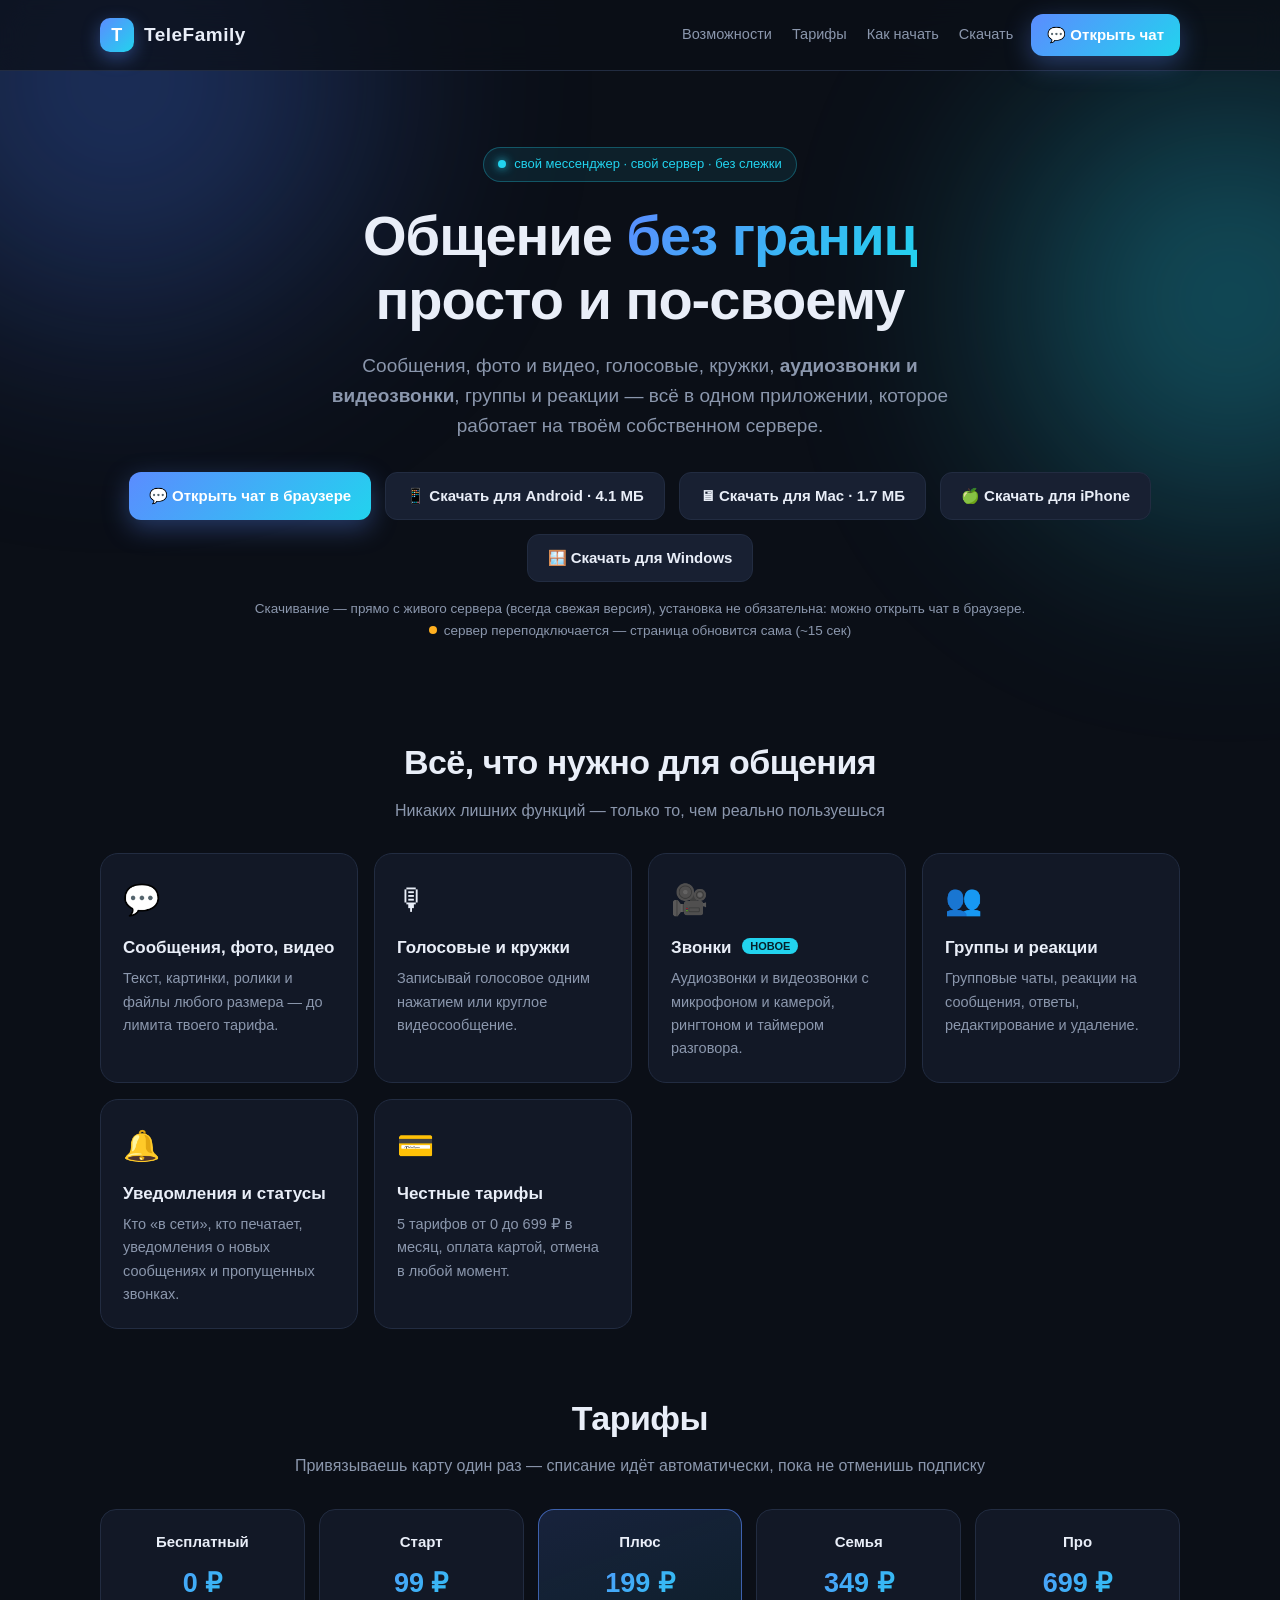
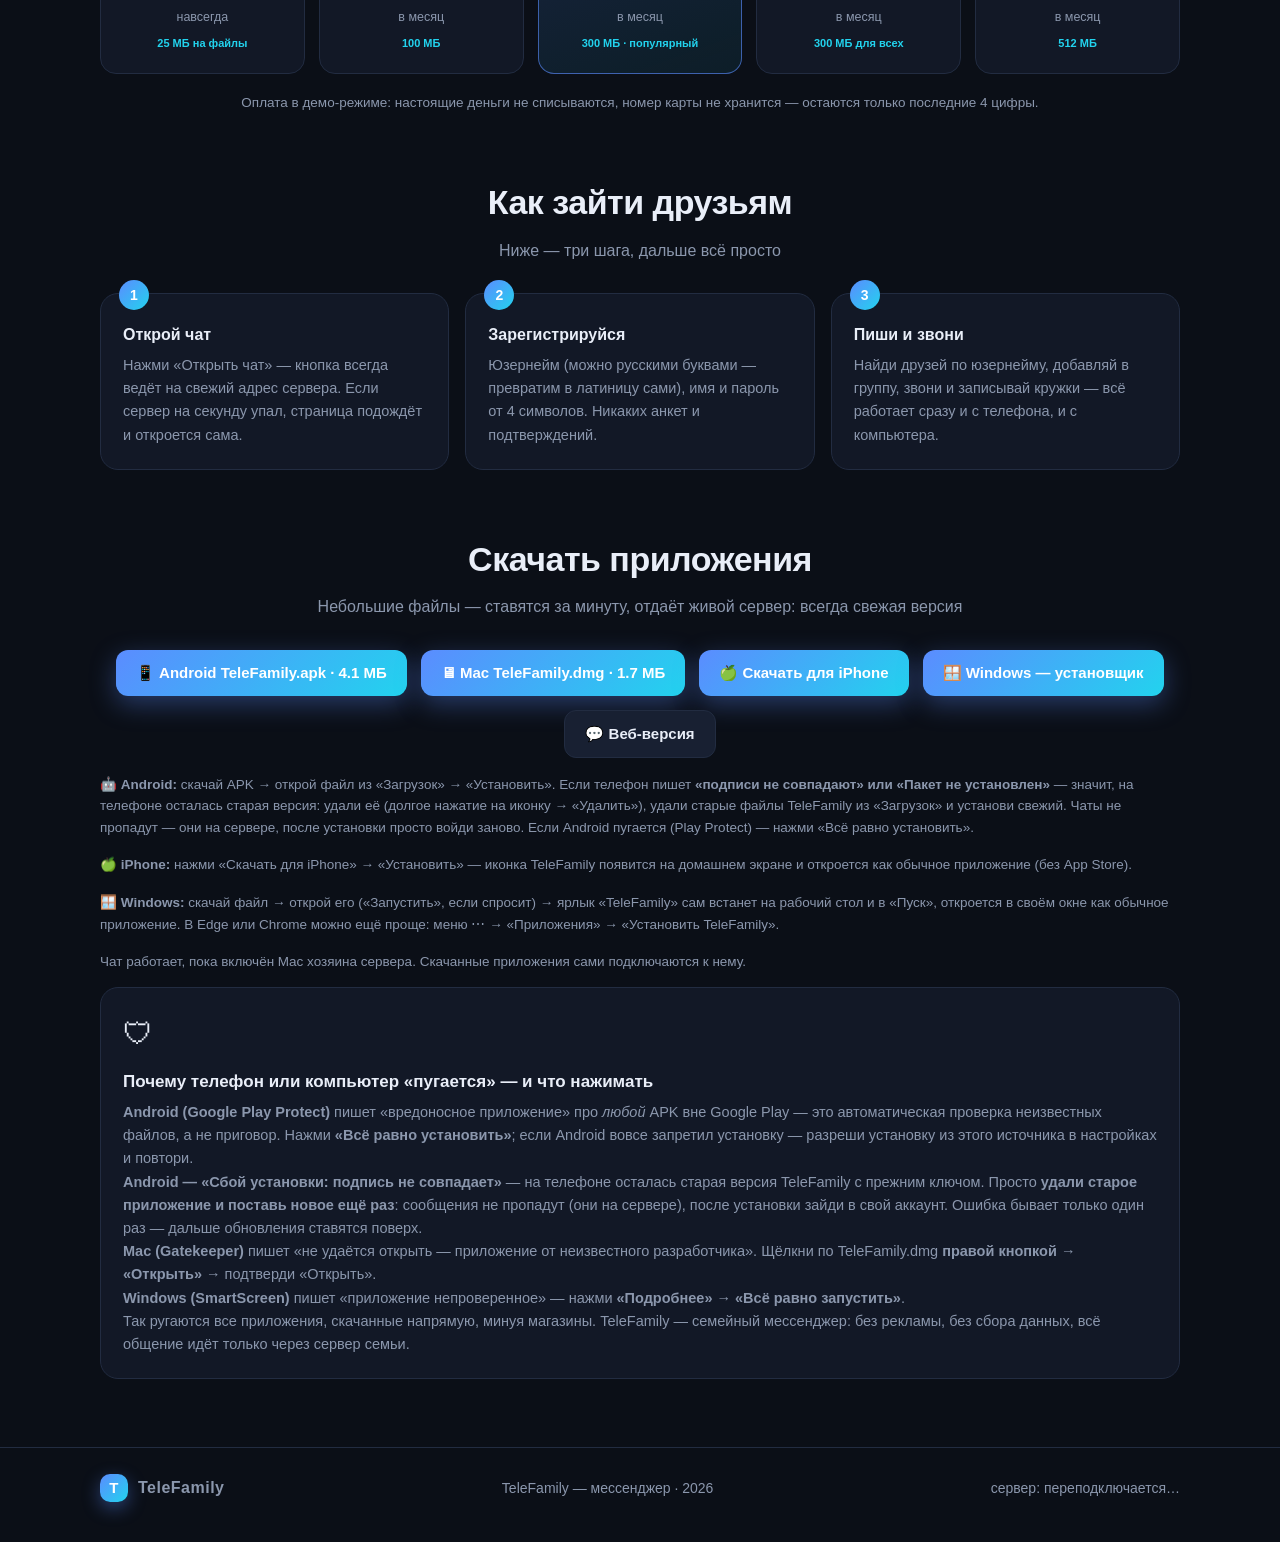
<file: docs/index.html>
<!doctype html>
<html lang="ru">
<head>
<meta charset="utf-8">
<meta name="viewport" content="width=device-width, initial-scale=1">
<title>TeleFamily — мессенджер: общение без границ</title>
<meta name="description" content="TeleFamily: сообщения, фото и видео, голосовые, кружки, звонки и видеозвонки, группы. Свой мессенджер со своим сервером.">
<meta name="keywords" content="TeleFamily, Tele Family, телемили, телемилли, мессенджер, семейный мессенджер, приватный мессенджер, свой сервер, чат для семьи, установить TeleFamily, скачать TeleFamily">
<meta name="robots" content="index, follow">
<link rel="canonical" href="https://aleksejyanover.github.io/telefamily-site/">
<meta name="theme-color" content="#0b0f17">
<link rel="icon" href="icon.png">
<meta property="og:type" content="website">
<meta property="og:site_name" content="TeleFamily">
<meta property="og:locale" content="ru_RU">
<meta property="og:title" content="TeleFamily — семейный мессенджер: установка за минуту">
<meta property="og:description" content="Сообщения, фото и видео, голосовые, кружки, звонки и видеозвонки, группы. Мессенджер со своим сервером — TeleFamily. Установка на Android, iPhone, Mac и Windows.">
<meta property="og:url" content="https://aleksejyanover.github.io/telefamily-site/">
<meta property="og:image" content="https://aleksejyanover.github.io/telefamily-site/icon.png">
<meta name="twitter:card" content="summary">
<meta name="twitter:title" content="TeleFamily — семейный мессенджер: установка за минуту">
<meta name="twitter:description" content="Свой мессенджер со своим сервером: чаты, звонки, кружки. Установка на Android, iPhone, Mac и Windows.">
<meta name="twitter:image" content="https://aleksejyanover.github.io/telefamily-site/icon.png">
<script type="application/ld+json">
{
  "@context": "https://schema.org",
  "@type": "SoftwareApplication",
  "name": "TeleFamily",
  "alternateName": "Tele Family",
  "applicationCategory": "CommunicationApplication",
  "operatingSystem": "Android, iOS, macOS, Windows, Web",
  "description": "Семейный мессенджер со своим сервером: сообщения, фото и видео, голосовые, кружки, звонки и видеозвонки, группы.",
  "url": "https://aleksejyanover.github.io/telefamily-site/",
  "icon": "https://aleksejyanover.github.io/telefamily-site/icon.png",
  "inLanguage": "ru",
  "offers": { "@type": "Offer", "price": "0", "priceCurrency": "RUB" }
}
</script>
<style>
  * { box-sizing: border-box; margin: 0; padding: 0; }
  :root {
    --accent: #5b8cff; --accent2: #22d3ee;
    --bg: #0b0f17; --panel: #121826; --panel2: #182032;
    --text: #e9eef8; --muted: #8b97ad; --line: #222c41;
    --grad: linear-gradient(135deg, #5b8cff 0%, #22d3ee 100%);
  }
  html { scroll-behavior: smooth; }
  body {
    background: var(--bg); color: var(--text);
    font: 16px/1.6 -apple-system, BlinkMacSystemFont, "Segoe UI", Roboto, sans-serif;
    -webkit-font-smoothing: antialiased; overflow-x: hidden;
  }
  a { color: inherit; text-decoration: none; }
  .wrap { width: min(1080px, 92vw); margin: 0 auto; }

  .glow { position: fixed; z-index: -1; border-radius: 50%; filter: blur(120px); opacity: .35; pointer-events: none; }
  .glow.a { width: 480px; height: 480px; background: #3f6fe0; top: -160px; left: -120px; }
  .glow.b { width: 420px; height: 420px; background: #22d3ee; top: 10%; right: -160px; }

  header { position: sticky; top: 0; z-index: 50; backdrop-filter: blur(14px); background: rgba(11,15,23,.75); border-bottom: 1px solid var(--line); }
  .nav { display: flex; align-items: center; gap: 18px; padding: 14px 0; }
  .logo { display: flex; align-items: center; gap: 10px; font-weight: 800; font-size: 19px; letter-spacing: .5px; }
  .logo .mark { width: 34px; height: 34px; border-radius: 10px; background: var(--grad); display: grid; place-items: center; font-size: 18px; color: #fff; box-shadow: 0 6px 18px rgba(91,140,255,.4); }
  nav { margin-left: auto; display: flex; gap: 20px; color: var(--muted); font-size: 14.5px; }
  nav a:hover { color: var(--text); }
  .btn { display: inline-flex; align-items: center; gap: 8px; border: none; cursor: pointer; font-weight: 700; font-size: 15px; padding: 11px 20px; border-radius: 12px; transition: .18s; }
  .btn.primary { background: var(--grad); color: #fff; box-shadow: 0 8px 26px rgba(91,140,255,.35); }
  .btn.primary:hover { transform: translateY(-2px); box-shadow: 0 12px 32px rgba(91,140,255,.5); }
  .btn.ghost { background: var(--panel2); color: var(--text); border: 1px solid var(--line); }
  .btn.ghost:hover { border-color: var(--accent); transform: translateY(-2px); }
  .nav .btn { padding: 9px 16px; }

  .hero { text-align: center; padding: 76px 0 40px; }
  .badge { display: inline-flex; gap: 8px; align-items: center; font-size: 13px; color: var(--accent2); background: rgba(34,211,238,.09); border: 1px solid rgba(34,211,238,.3); padding: 6px 14px; border-radius: 999px; margin-bottom: 22px; }
  .badge .dot { width: 8px; height: 8px; border-radius: 50%; background: var(--accent2); box-shadow: 0 0 10px var(--accent2); }
  h1 { font-size: clamp(32px, 5.4vw, 56px); line-height: 1.15; letter-spacing: -1px; }
  h1 .grad { background: var(--grad); -webkit-background-clip: text; background-clip: text; color: transparent; }
  .sub { color: var(--muted); font-size: clamp(16px, 2vw, 19px); max-width: 640px; margin: 18px auto 30px; }
  .hero-btns { display: flex; gap: 14px; justify-content: center; flex-wrap: wrap; }
  .hero-note { margin-top: 16px; color: var(--muted); font-size: 13.5px; }
  .status { display: inline-flex; align-items: center; gap: 7px; }
  .status i { width: 8px; height: 8px; border-radius: 50%; background: #ffb020; transition: .3s; }
  .status.ok i { background: #3fd08a; box-shadow: 0 0 10px #3fd08a; }

  section { padding: 54px 0 8px; }
  h2 { font-size: clamp(24px, 3.4vw, 34px); text-align: center; margin-bottom: 8px; letter-spacing: -.5px; }
  .sect-sub { text-align: center; color: var(--muted); margin-bottom: 30px; }
  .grid { display: grid; grid-template-columns: repeat(auto-fit, minmax(250px, 1fr)); gap: 16px; }
  .card { background: var(--panel); border: 1px solid var(--line); border-radius: 18px; padding: 22px; transition: .2s; }
  .card:hover { transform: translateY(-4px); border-color: rgba(91,140,255,.5); box-shadow: 0 14px 34px rgba(0,0,0,.35); }
  .card .ico { font-size: 30px; margin-bottom: 10px; }
  .card h3 { font-size: 17px; margin-bottom: 6px; }
  .card p { color: var(--muted); font-size: 14.5px; }
  .card .new { font-size: 11px; font-weight: 800; color: #06212a; background: var(--accent2); border-radius: 999px; padding: 2px 8px; vertical-align: 3px; margin-left: 6px; }

  .plans { display: grid; grid-template-columns: repeat(auto-fit, minmax(170px, 1fr)); gap: 14px; }
  .plan { background: var(--panel); border: 1px solid var(--line); border-radius: 16px; padding: 20px 16px; text-align: center; transition: .2s; }
  .plan:hover { border-color: var(--accent); transform: translateY(-3px); }
  .plan.hot { background: linear-gradient(160deg, rgba(91,140,255,.16), rgba(34,211,238,.08)); border-color: rgba(91,140,255,.6); }
  .plan .name { font-weight: 800; font-size: 15px; }
  .plan .price { font-size: 27px; font-weight: 800; margin: 8px 0 2px; background: var(--grad); -webkit-background-clip: text; background-clip: text; color: transparent; }
  .plan .per { color: var(--muted); font-size: 12.5px; }
  .plan .tag { font-size: 11px; color: var(--accent2); font-weight: 700; margin-top: 8px; }
  .plan-note { text-align: center; color: var(--muted); font-size: 13.5px; margin-top: 18px; }

  .steps { display: grid; grid-template-columns: repeat(auto-fit, minmax(240px, 1fr)); gap: 16px; }
  .step { background: var(--panel); border: 1px solid var(--line); border-radius: 18px; padding: 22px; position: relative; }
  .step .num { position: absolute; top: -14px; left: 18px; width: 30px; height: 30px; border-radius: 50%; background: var(--grad); display: grid; place-items: center; font-weight: 800; font-size: 14px; color: #fff; }
  .step h3 { font-size: 16px; margin: 6px 0 6px; }
  .step p { color: var(--muted); font-size: 14.5px; }

  footer { margin-top: 60px; border-top: 1px solid var(--line); padding: 26px 0 40px; color: var(--muted); font-size: 14px; }
  .foot { display: flex; gap: 14px; justify-content: space-between; flex-wrap: wrap; align-items: center; }

  @media (max-width: 720px) {
    nav { display: none; }
    .hero { padding: 52px 0 26px; }
    .hero-btns .btn { width: 100%; justify-content: center; }
  }
</style>
</head>
<body>
<div class="glow a"></div><div class="glow b"></div>

<header>
  <div class="wrap nav">
    <a class="logo" href="./"><span class="mark">T</span> TeleFamily</a>
    <nav>
      <a href="#features">Возможности</a>
      <a href="#plans">Тарифы</a>
      <a href="#start">Как начать</a>
      <a href="#download">Скачать</a>
    </nav>
    <a class="btn primary" id="chatTop" href="#">💬 Открыть чат</a>
  </div>
</header>

<div class="wrap">
  <div class="hero">
    <div class="badge"><span class="dot"></span> свой мессенджер · свой сервер · без слежки</div>
    <h1>Общение <span class="grad">без границ</span><br>просто и по-своему</h1>
    <p class="sub">Сообщения, фото и видео, голосовые, кружки, <b>аудиозвонки и видеозвонки</b>, группы и реакции — всё в одном приложении, которое работает на твоём собственном сервере.</p>
    <div class="hero-btns">
      <a class="btn primary chat" href="#">💬 Открыть чат в браузере</a>
      <a class="btn ghost" href="https://github.com/aleksejyanover/telefamily-site/releases/download/v1.0/TeleFamily.apk">📱 Скачать для Android · 4.1 МБ</a>
      <a class="btn ghost" href="https://github.com/aleksejyanover/telefamily-site/releases/download/v1.0/TeleFamily.dmg">🖥 Скачать для Mac · 1.7 МБ</a>
      <a class="btn ghost" href="https://aleksejyanover.github.io/telefamily-site/TeleFamily.mobileconfig">🍏 Скачать для iPhone</a>
      <a class="btn ghost" href="https://aleksejyanover.github.io/telefamily-site/TeleFamily-Windows.hta">🪟 Скачать для Windows</a>
    </div>
    <div class="hero-note">
      Скачивание — прямо с живого сервера (всегда свежая версия), установка не обязательна: можно открыть чат в браузере.
      <span class="status" id="status"><i></i> проверяю сервер…</span>
    </div>
  </div>

  <section id="features">
    <h2>Всё, что нужно для общения</h2>
    <p class="sect-sub">Никаких лишних функций — только то, чем реально пользуешься</p>
    <div class="grid">
      <div class="card"><div class="ico">💬</div><h3>Сообщения, фото, видео</h3><p>Текст, картинки, ролики и файлы любого размера — до лимита твоего тарифа.</p></div>
      <div class="card"><div class="ico">🎙</div><h3>Голосовые и кружки</h3><p>Записывай голосовое одним нажатием или круглое видеосообщение.</p></div>
      <div class="card"><div class="ico">🎥</div><h3>Звонки <span class="new">НОВОЕ</span></h3><p>Аудиозвонки и видеозвонки с микрофоном и камерой, рингтоном и таймером разговора.</p></div>
      <div class="card"><div class="ico">👥</div><h3>Группы и реакции</h3><p>Групповые чаты, реакции на сообщения, ответы, редактирование и удаление.</p></div>
      <div class="card"><div class="ico">🔔</div><h3>Уведомления и статусы</h3><p>Кто «в сети», кто печатает, уведомления о новых сообщениях и пропущенных звонках.</p></div>
      <div class="card"><div class="ico">💳</div><h3>Честные тарифы</h3><p>5 тарифов от 0 до 699 ₽ в месяц, оплата картой, отмена в любой момент.</p></div>
    </div>
  </section>

  <section id="plans">
    <h2>Тарифы</h2>
    <p class="sect-sub">Привязываешь карту один раз — списание идёт автоматически, пока не отменишь подписку</p>
    <div class="plans">
      <div class="plan"><div class="name">Бесплатный</div><div class="price">0 ₽</div><div class="per">навсегда</div><div class="tag">25 МБ на файлы</div></div>
      <div class="plan"><div class="name">Старт</div><div class="price">99 ₽</div><div class="per">в месяц</div><div class="tag">100 МБ</div></div>
      <div class="plan hot"><div class="name">Плюс</div><div class="price">199 ₽</div><div class="per">в месяц</div><div class="tag">300 МБ · популярный</div></div>
      <div class="plan"><div class="name">Семья</div><div class="price">349 ₽</div><div class="per">в месяц</div><div class="tag">300 МБ для всех</div></div>
      <div class="plan"><div class="name">Про</div><div class="price">699 ₽</div><div class="per">в месяц</div><div class="tag">512 МБ</div></div>
    </div>
    <p class="plan-note">Оплата в демо-режиме: настоящие деньги не списываются, номер карты не хранится — остаются только последние 4 цифры.</p>
  </section>

  <section id="start">
    <h2>Как зайти друзьям</h2>
    <p class="sect-sub">Ниже — три шага, дальше всё просто</p>
    <div class="steps">
      <div class="step"><div class="num">1</div><h3>Открой чат</h3><p>Нажми «Открыть чат» — кнопка всегда ведёт на свежий адрес сервера. Если сервер на секунду упал, страница подождёт и откроется сама.</p></div>
      <div class="step"><div class="num">2</div><h3>Зарегистрируйся</h3><p>Юзернейм (можно русскими буквами — превратим в латиницу сами), имя и пароль от 4 символов. Никаких анкет и подтверждений.</p></div>
      <div class="step"><div class="num">3</div><h3>Пиши и звони</h3><p>Найди друзей по юзернейму, добавляй в группу, звони и записывай кружки — всё работает сразу и с телефона, и с компьютера.</p></div>
    </div>
  </section>

  <section id="download">
    <h2>Скачать приложения</h2>
    <p class="sect-sub">Небольшие файлы — ставятся за минуту, отдаёт живой сервер: всегда свежая версия</p>
    <div class="hero-btns" style="margin-bottom: 8px;">
      <a class="btn primary" href="https://github.com/aleksejyanover/telefamily-site/releases/download/v1.0/TeleFamily.apk">📱 Android TeleFamily.apk · 4.1 МБ</a>
      <a class="btn primary" href="https://github.com/aleksejyanover/telefamily-site/releases/download/v1.0/TeleFamily.dmg">🖥 Mac TeleFamily.dmg · 1.7 МБ</a>
      <a class="btn primary" href="https://aleksejyanover.github.io/telefamily-site/TeleFamily.mobileconfig">🍏 Скачать для iPhone</a>
      <a class="btn primary" href="https://aleksejyanover.github.io/telefamily-site/TeleFamily-Windows.hta">🪟 Windows — установщик</a>
      <a class="btn ghost chat" href="#">💬 Веб-версия</a>
    </div>
    <p class="hero-note">🤖 <b>Android:</b> скачай APK → открой файл из «Загрузок» → «Установить». Если телефон пишет <b>«подписи не совпадают» или «Пакет не установлен»</b> — значит, на телефоне осталась старая версия: удали её (долгое нажатие на иконку → «Удалить»), удали старые файлы TeleFamily из «Загрузок» и установи свежий. Чаты не пропадут — они на сервере, после установки просто войди заново. Если Android пугается (Play Protect) — нажми «Всё равно установить».</p>
    <p class="hero-note">🍏 <b>iPhone:</b> нажми «Скачать для iPhone» → «Установить» — иконка TeleFamily появится на домашнем экране и откроется как обычное приложение (без App Store).</p>
    <p class="hero-note">🪟 <b>Windows:</b> скачай файл → открой его («Запустить», если спросит) → ярлык «TeleFamily» сам встанет на рабочий стол и в «Пуск», откроется в своём окне как обычное приложение. В Edge или Chrome можно ещё проще: меню ⋯ → «Приложения» → «Установить TeleFamily».</p>
    <p class="hero-note">Чат работает, пока включён Mac хозяина сервера. Скачанные приложения сами подключаются к нему.</p>
    <div class="card" style="margin-top:14px">
      <div class="ico">🛡</div>
      <h3>Почему телефон или компьютер «пугается» — и что нажимать</h3>
      <p><b>Android (Google Play Protect)</b> пишет «вредоносное приложение» про <i>любой</i> APK вне Google Play — это автоматическая проверка неизвестных файлов, а не приговор. Нажми <b>«Всё равно установить»</b>; если Android вовсе запретил установку — разреши установку из этого источника в настройках и повтори.</p>
      <p><b>Android — «Сбой установки: подпись не совпадает»</b> — на телефоне осталась старая версия TeleFamily с прежним ключом. Просто <b>удали старое приложение и поставь новое ещё раз</b>: сообщения не пропадут (они на сервере), после установки зайди в свой аккаунт. Ошибка бывает только один раз — дальше обновления ставятся поверх.</p>
      <p><b>Mac (Gatekeeper)</b> пишет «не удаётся открыть — приложение от неизвестного разработчика». Щёлкни по TeleFamily.dmg <b>правой кнопкой → «Открыть»</b> → подтверди «Открыть».</p>
      <p><b>Windows (SmartScreen)</b> пишет «приложение непроверенное» — нажми <b>«Подробнее» → «Всё равно запустить»</b>.</p>
      <p style="margin-bottom:0">Так ругаются все приложения, скачанные напрямую, минуя магазины. TeleFamily — семейный мессенджер: без рекламы, без сбора данных, всё общение идёт только через сервер семьи.</p>
    </div>
  </section>
</div>

<footer>
  <div class="wrap foot">
    <div class="logo" style="font-size:16px"><span class="mark" style="width:28px;height:28px;font-size:15px">T</span> TeleFamily</div>
    <div>TeleFamily — мессенджер · 2026</div>
    <div id="ver">сервер: …</div>
  </div>
</footer>

<script>
  /* адрес чата (сервер хозяина) — вшит при сборке */
  var CHAT = "https://aleksejyanover.github.io/telefamily-site/app/?app=1";
  var CHAT2 = "https://telefamily.telefamily.workers.dev/?app=1";
  var PING = "https://telefamily.telefamily.workers.dev/api/ping";
  [].forEach.call(document.querySelectorAll('.chat, .chatTop, a.chat'), function (a) { a.href = CHAT; });
  document.getElementById('chatTop').href = CHAT;

  fetch(PING).then(function (r) { return r.json(); }).then(function () {
    var s = document.getElementById('status');
    s.classList.add('ok');
    s.lastChild.textContent = ' сервер работает — можно звонить и писать';
    document.getElementById('ver').textContent = 'сервер: онлайн';
  }).catch(function () {
    document.getElementById('ver').textContent = 'сервер: переподключается…';
    var s = document.getElementById('status');
    s.lastChild.textContent = ' сервер переподключается — страница обновится сама (~15 сек)';
    setTimeout(function () { location.reload(); }, 15000);
  });
</script>
</body>
</html>
</file>
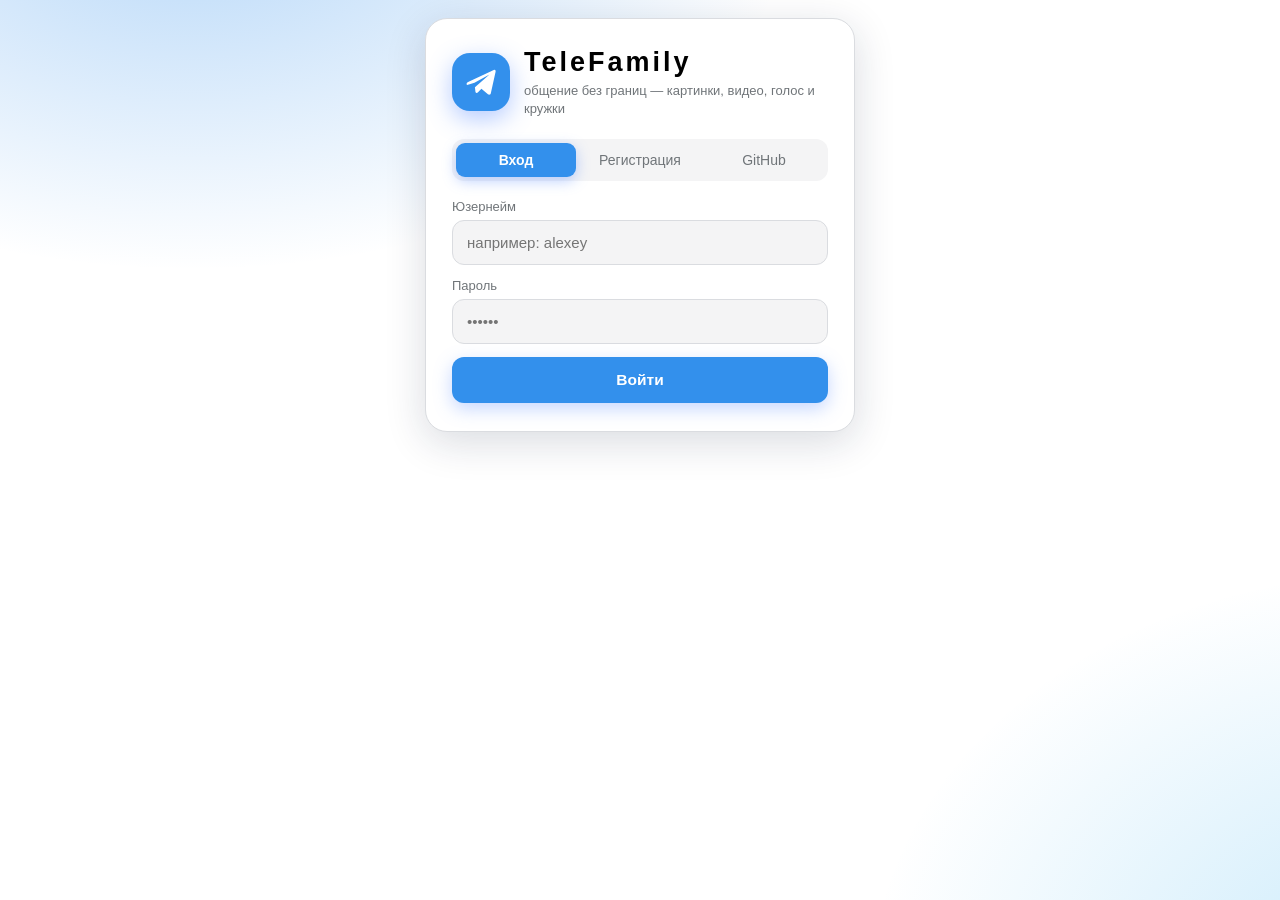
<file: docs/app/index.html>
<!DOCTYPE html>
<html lang="ru">
<head>
<meta charset="utf-8">
<meta name="viewport" content="width=device-width, initial-scale=1, maximum-scale=1, user-scalable=no, viewport-fit=cover">
<meta name="theme-color" content="#131722">
<!-- iPhone: «На экран “Домой”» — приложение во весь экран, как своё -->
<meta name="apple-mobile-web-app-capable" content="yes">
<meta name="mobile-web-app-capable" content="yes">
<meta name="apple-mobile-web-app-status-bar-style" content="black-translucent">
<meta name="apple-mobile-web-app-title" content="TeleFamily">
<link rel="apple-touch-icon" href="./icon-180.png">
<script>window.__TFSERVER__ = "https://telefamily.telefamily.workers.dev"; window.__TFSERVER2__ = "https://alleged-unique-fresh-extremely.trycloudflare.com";</script>
<title>TeleFamily — общение без границ</title>
<link rel="icon" href="./icon.svg" type="image/svg+xml">
<link rel="manifest" href="./manifest.webmanifest">
<link rel="stylesheet" href="./style.css">
</head>
<body>

<!-- ================= АВТОРИЗАЦИЯ ================= -->
<div id="auth" class="auth">
  <div class="auth-bg"></div>
  <div class="auth-card">
    <div class="auth-logo">
      <div class="logo-mark"><svg viewBox="0 0 24 24"><path d="M2.5 12.2 21 3.5c.8-.4 1.6.4 1.3 1.2l-3.4 15.5c-.3.9-1.3 1.1-2 .5l-4.6-4-2.6 2.7c-.5.5-1.4.3-1.6-.4l-.4-3.3L18 6.7 7.4 12.6l-4.6 1.4c-1 .3-1.5-.8-.3-1.8z"/></svg></div>
      <div>
        <h1>TeleFamily</h1>
        <p>общение без границ — картинки, видео, голос и кружки</p>
      </div>
    </div>

    <div class="tabs" id="authTabs">
      <button class="tab active" data-tab="login">Вход</button>
      <button class="tab" data-tab="register">Регистрация</button>
      <button class="tab" data-tab="github">GitHub</button>
    </div>

    <form id="formLogin" class="auth-form">
      <label>Юзернейм<input name="username" autocomplete="username" placeholder="например: alexey" required></label>
      <label>Пароль<input name="password" type="password" autocomplete="current-password" placeholder="••••••" required></label>
      <button class="btn primary big" type="submit">Войти</button>
    </form>

    <form id="formRegister" class="auth-form" hidden>
      <label>Юзернейм<input name="username" autocomplete="username" placeholder="3+ символов: a-z, 0-9, _" required></label>
      <label>Как тебя звать<input name="name" placeholder="Имя или ник" required></label>
      <label>Пароль<input name="password" type="password" autocomplete="new-password" placeholder="минимум 4 символа" required></label>
      <button class="btn primary big" type="submit">Создать аккаунт</button>
      <p class="hint">Регистрируясь, ты становишься пользователем TeleFamily</p>
    </form>

    <form id="formGithub" class="auth-form" hidden>
      <p class="hint">Введи свой логин на GitHub — мы выдадим одноразовый код: вставь его в bio профиля, и это подтвердит, что аккаунт твой (так чужой профиль hijackнуть нельзя).</p>
      <label>Логин GitHub<input name="github" placeholder="octocat" autocapitalize="none" required></label>
      <button class="btn github big" type="submit">
        <svg viewBox="0 0 16 16" width="18" height="18" fill="currentColor"><path d="M8 0C3.58 0 0 3.58 0 8c0 3.54 2.29 6.53 5.47 7.59.4.07.55-.17.55-.38 0-.19-.01-.82-.01-1.49-2.01.37-2.53-.49-2.69-.94-.09-.23-.48-.94-.82-1.13-.28-.15-.68-.52-.01-.53.63-.01 1.08.58 1.23.82.72 1.21 1.87.87 2.33.66.07-.52.28-.87.51-1.07-1.78-.2-3.64-.89-3.64-3.95 0-.87.31-1.59.82-2.15-.08-.2-.36-1.02.08-2.12 0 0 .67-.21 2.2.82.64-.18 1.32-.27 2-.27s1.36.09 2 .27c1.53-1.04 2.2-.82 2.2-.82.44 1.1.16 1.92.08 2.12.51.56.82 1.27.82 2.15 0 3.07-1.87 3.75-3.65 3.95.29.25.54.73.54 1.48 0 1.07-.01 1.93-.01 2.2 0 .21.15.46.55.38A8.01 8.01 0 0 0 16 8c0-4.42-3.58-8-8-8z"/></svg>
        Продолжить с GitHub
      </button>
    </form>

    <div id="authError" class="auth-error" hidden></div>
  </div>

  <!-- промо: о приложении и авторе — текстом, без эмодзи, со скриншотами -->
  <div class="promo">
    <div class="promo-card">
      <div class="promo-text">
        <h2>TeleFamily — мессенджер для семьи</h2>
        <p>Личные и семейные чаты, аудиозвонки и видеозвонки, истории, кружки, голосовые сообщения и файлы до 5 ГБ. Свой сервер — переписка вашей семьи остаётся только у вас.</p>
        <div class="promo-author">Автор и разработчик TeleFamily — Алексей Яновер</div>
      </div>
      <div class="promo-shots">
        <figure><img src="./media/shot-chats.png" alt="Список чатов" loading="lazy"><figcaption>Список чатов</figcaption></figure>
        <figure><img src="./media/shot-chat.png" alt="Семейный чат" loading="lazy"><figcaption>Семейный чат</figcaption></figure>
        <figure><img src="./media/shot-stories.png" alt="Истории" loading="lazy"><figcaption>Истории</figcaption></figure>
        <figure><img src="./media/shot-calls.png" alt="Видеозвонки" loading="lazy"><figcaption>Видеозвонки</figcaption></figure>
      </div>
    </div>
  </div>
</div>

<!-- ================= ПРИЛОЖЕНИЕ ================= -->
<div id="app" class="app" hidden>

  <aside id="sidebar" class="sidebar">
    <div class="side-header">
      <button class="icon-btn" id="btnMenu" title="Меню">
        <svg viewBox="0 0 24 24"><path d="M3 6h18M3 12h18M3 18h18"/></svg>
      </button>
      <div class="brand"><span class="brand-mark">➤</span> TeleFamily</div>
      <button class="icon-btn" id="btnNewChat" title="Новый чат">
        <svg viewBox="0 0 24 24"><path d="M12 5v14M5 12h14"/></svg>
      </button>
    </div>

    <div class="search-wrap">
      <svg viewBox="0 0 24 24" class="search-ico"><circle cx="11" cy="11" r="7"/><path d="m20 20-3.5-3.5"/></svg>
      <input id="search" placeholder="Поиск людей и чатов" autocomplete="off">
    </div>

    <div id="storiesBar" class="stories-bar" hidden></div>

    <div id="chatList" class="chat-list"></div>

    <button class="side-user" id="btnProfile">
      <img id="myAvatar" class="avatar" alt="">
      <span id="myName" class="side-user-name">…</span>
      <span id="myBadge" class="badge-plus" hidden>PLUS</span>
    </button>
  </aside>

  <main class="main">
    <div id="emptyState" class="empty">
      <div class="empty-logo">➤</div>
      <h2>TeleFamily</h2>
      <p>Выбери чат слева или начни новый.<br>Пиши, отправляй картинки, видео, голосовые и кружки.</p>
    </div>

    <section id="chatView" class="chat-view" hidden>
      <header class="chat-header">
        <button class="icon-btn back" id="btnBack" title="Назад">
          <svg viewBox="0 0 24 24"><path d="m15 18-6-6 6-6"/></svg>
        </button>
        <img id="chatAvatar" class="avatar" alt="">
        <div class="chat-head-text" id="chatHead">
          <div class="chat-title" id="chatTitle"></div>
          <div class="chat-sub" id="chatSub"></div>
        </div>
        <div class="chat-actions">
          <button class="icon-btn" id="btnChatSearch" title="Поиск в чате">
            <svg viewBox="0 0 24 24"><circle cx="11" cy="11" r="7"/><path d="m21 21-4.3-4.3"/></svg>
          </button>
          <button class="icon-btn" id="btnCallAudio" title="Аудиозвонок" hidden>
            <svg viewBox="0 0 24 24"><path d="M12 2a3 3 0 0 0-3 3v6a3 3 0 0 0 6 0V5a3 3 0 0 0-3-3z"/><path d="M19 10a7 7 0 0 1-14 0"/><path d="M12 17v4M9 21h6"/></svg>
          </button>
          <button class="icon-btn" id="btnCallVideo" title="Видеозвонок" hidden>
            <svg viewBox="0 0 24 24"><rect x="2" y="6" width="13" height="12" rx="2"/><path d="m22 8-7 4 7 4z"/></svg>
          </button>
          <button class="icon-btn" id="btnChatInfo" title="Информация">
            <svg viewBox="0 0 24 24"><circle cx="12" cy="12" r="9"/><path d="M12 11v5M12 8h.01"/></svg>
          </button>
        </div>
      </header>

      <div id="chatSearchBar" class="chat-search-bar" hidden>
        <svg viewBox="0 0 24 24" class="cs-ico"><circle cx="11" cy="11" r="7"/><path d="m21 21-4.3-4.3"/></svg>
        <input id="chatSearchInput" placeholder="Поиск в этом чате" autocomplete="off">
        <span id="chatSearchCount" class="cs-count"></span>
        <button class="icon-btn" id="chatSearchClose" title="Закрыть поиск"><svg viewBox="0 0 24 24"><path d="M18 6 6 18M6 6l12 12"/></svg></button>
      </div>

      <div id="messages" class="messages"></div>
      <button id="scrollBottomBtn" class="scroll-bottom" hidden aria-label="К последнему сообщению">⬇</button>
      <div id="typingBar" class="typing-bar" hidden></div>
      <div id="replyBar" class="reply-bar" hidden>
        <div class="reply-info"><b id="replyName"></b><span id="replyText"></span></div>
        <button class="icon-btn" id="btnCancelReply"><svg viewBox="0 0 24 24"><path d="M18 6 6 18M6 6l12 12"/></svg></button>
      </div>

      <div id="adBar" class="ad-bar" hidden></div>

      <footer class="composer" id="composer">
        <button class="icon-btn" id="btnAttach" title="Прикрепить">
          <svg viewBox="0 0 24 24"><path d="M21.4 11.05 12.25 20.2a5.5 5.5 0 0 1-7.78-7.78l9.19-9.19a3.67 3.67 0 0 1 5.19 5.19l-9.2 9.19a1.83 1.83 0 0 1-2.59-2.6l8.49-8.48"/></svg>
        </button>
        <input type="file" id="fileImage" accept="image/*" hidden>
        <input type="file" id="fileVideo" accept="video/*" hidden>
        <input type="file" id="fileAny" hidden>

        <div class="input-wrap">
          <textarea id="input" rows="1" placeholder="Сообщение"></textarea>
          <button class="icon-btn emoji-btn" id="btnEmoji" title="Эмодзи">😊</button>
        </div>

        <button class="icon-btn" id="btnCam" title="Видеосообщение (кружок)">
          <svg viewBox="0 0 24 24"><circle cx="12" cy="12" r="9"/><circle cx="12" cy="12" r="4"/></svg>
        </button>
        <button class="icon-btn" id="btnMic" title="Голосовое сообщение">
          <svg viewBox="0 0 24 24"><rect x="9" y="3" width="6" height="11" rx="3"/><path d="M5 11a7 7 0 0 0 14 0M12 18v3"/></svg>
        </button>
        <button class="icon-btn send-btn" id="btnSend" title="Отправить">
          <svg viewBox="0 0 24 24"><path d="M3 11.5 21 3l-4 18-5.5-5.5L3 11.5zM9.5 15.5 21 3"/></svg>
        </button>
      </footer>

      <div id="recBar" class="rec-bar" hidden>
        <span class="rec-dot"></span><span id="recTime">0:00</span>
        <span class="rec-hint" id="recHint">идёт запись…</span>
        <button class="btn ghost" id="btnRecCancel">Отмена</button>
        <button class="btn primary" id="btnRecSend">Отправить</button>
      </div>
    </section>
  </main>
</div>

<!-- ================= МЕНЮ ================= -->
<div id="menuDrawer" class="drawer" hidden>
  <div class="drawer-panel">
    <div class="drawer-head">
      <img id="menuAvatar" class="avatar big" alt="">
      <div><div id="menuName" class="drawer-name"></div><div id="menuNick" class="drawer-nick"></div></div>
    </div>
    <button class="drawer-item" data-act="profile">👤 Мой профиль</button>
    <button class="drawer-item" data-act="plus">💳 Тарифы и подписка</button>
    <button class="drawer-item" data-act="installapp">📥 Установить приложение</button>
    <button class="drawer-item" data-act="notify">🔔 Уведомления</button>
    <button class="drawer-item" data-act="group">👥 Новая группа</button>
    <button class="drawer-item" data-act="channel">📢 Новый канал</button>
    <button class="drawer-item" data-act="server" id="menuItemServer" hidden>🌐 Адрес сервера</button>
    <button class="drawer-item" data-act="clips" id="menuItemClips" hidden>🎬 Клипы</button>
    <button class="drawer-item" data-act="admin" id="menuItemAdmin" hidden>👑 Панель владельца</button>
    <button class="drawer-item" data-act="theme">🌗 Сменить тему</button>
    <button class="drawer-item" data-act="about">ℹ️ О TeleFamily</button>
    <button class="drawer-item" data-act="help">💡 Помощь</button>
    <button class="drawer-item danger" data-act="logout">🚪 Выйти</button>
  </div>
</div>

<!-- ================= ПРОСМОТР ИСТОРИЙ ================= -->
<div id="storyViewer" class="story-viewer" hidden></div>

<!-- ========= обязательный ролик при первом визите ========= -->
<div id="introGate" class="intro-gate" hidden>
  <video id="introVideo" playsinline preload="auto" poster="media/promo30-poster.jpg">
    <source src="media/promo30.mp4" type="video/mp4">
  </video>
  <div class="intro-foot">
    <button id="introNext" class="intro-btn primary" hidden>Продолжить</button>
  </div>
</div>

<!-- ================= МОДАЛКИ ================= -->
<div id="modalRoot" class="modal-root" hidden>
  <div class="modal" id="modalBox"></div>
</div>

<!-- запись кружка -->
<div id="videoRec" class="videorec" hidden>
  <video id="videoPreview" autoplay muted playsinline></video>
  <div class="videorec-ring"></div>
  <div class="videorec-time" id="videoRecTime">0:00</div>
  <div class="videorec-actions">
    <button class="btn ghost" id="btnVideoCancel">Отмена</button>
    <button class="btn primary" id="btnVideoSend">Отправить</button>
  </div>
</div>

<!-- просмотр медиа -->
<div id="mediaViewer" class="viewer" hidden><button class="viewer-close" id="viewerClose">✕</button><div id="viewerBody"></div></div>

<!-- ================= ЗВОНОК ================= -->
<div id="callRoot" class="call-root" hidden>
  <div class="call-stage" id="callStage">
    <video id="callRemote" class="call-remote" autoplay playsinline></video>
    <div class="call-ava" id="callAvatar"></div>
    <video id="callLocal" class="call-local" autoplay playsinline muted hidden></video>
    <div class="call-grid" id="callGrid" hidden></div>
    <div class="call-screen-badge" id="callScreenBadge" hidden>🖥 Экран в эфире</div>
  </div>
  <div class="call-head">
    <div class="call-name" id="callName"></div>
    <div class="call-state" id="callState"></div>
    <div class="call-time" id="callTime" hidden>0:00</div>
  </div>
  <div class="call-btns">
    <button class="cc-btn" id="ccMic" title="Микрофон">🎤</button>
    <button class="cc-btn" id="ccCam" title="Камера">📷</button>
    <button class="cc-btn" id="ccScreen" title="Показать экран">🖥</button>
    <button class="cc-btn cc-end" id="ccEnd" title="Завершить звонок">📵</button>
  </div>
</div>

<div id="toasts" class="toasts"></div>

<script src="./app.js"></script>
</body>
</html>
</file>
<file: docs/app/style.css>
/* ============ ТЕЛЕГРАН — стили ============ */
* { box-sizing: border-box; -webkit-tap-highlight-color: transparent; }
/* тап по кнопке не должен рисовать квадратную фокус-рамку (видно на телефоне);
   с клавиатуры рамка фокуса остаётся — ею пользуются скринридеры */
button:focus { outline: none; }
button:focus-visible { outline: 2px solid var(--accent); }
:root {
  /* тёмная тема — ночная палитра */
  --accent: #6ab2f2;
  --accent2: #6ab2f2;
  --grad: #4e86d8;
  --bg: #0e1621;
  --chat-bg: #0e1621;
  --side: #17212b;
  --panel: #17212b;
  --panel2: #202b38;
  --text: #ffffff;
  --muted: #7f91a4;
  --line: rgba(255,255,255,.09);
  --bubble-in: #182533;
  --bubble-out: #2b5278;
  --bubble-out-text: #ffffff;
  --meta-out: rgba(255,255,255,.5);
  --badge: #4fae4e;
  --active-row: #2b5278;
  --active-text: #ffffff;
  --active-sub: rgba(255,255,255,.75);
  --danger: #ff5c6c;
  --ok: #4fae4e;
  --radius: 14px;
  --shadow: 0 10px 40px rgba(0,0,0,.45);
  --doodle: url("data:image/svg+xml,%3Csvg xmlns='http://www.w3.org/2000/svg' width='340' height='340'%3E%3Cg fill='%23ffffff' fill-opacity='.045' font-family='sans-serif' font-size='21'%3E%3Ctext x='18' y='42' transform='rotate(-14 18 42)'%3E✈%EF%B8%8E%3C/text%3E%3Ctext x='120' y='30'%3E♥%EF%B8%8E%3C/text%3E%3Ctext x='230' y='58' transform='rotate(12 230 58)'%3E★%EF%B8%8E%3C/text%3E%3Ctext x='300' y='26'%3E✿%3C/text%3E%3Ctext x='60' y='120' transform='rotate(10 60 120)'%3E☺%EF%B8%8E%3C/text%3E%3Ctext x='180' y='150'%3E☂%EF%B8%8E%3C/text%3E%3Ctext x='290' y='130' transform='rotate(-10 290 130)'%3E✈%EF%B8%8E%3C/text%3E%3Ctext x='24' y='210'%3E❄%EF%B8%8E%3C/text%3E%3Ctext x='130' y='240' transform='rotate(-8 130 240)'%3E★%EF%B8%8E%3C/text%3E%3Ctext x='240' y='220'%3E♥%EF%B8%8E%3C/text%3E%3Ctext x='310' y='270' transform='rotate(14 310 270)'%3E✿%3C/text%3E%3Ctext x='70' y='310'%3E✿%3C/text%3E%3Ctext x='190' y='320' transform='rotate(-12 190 320)'%3E☺%EF%B8%8E%3C/text%3E%3C/g%3E%3C/svg%3E");
}
/* светлая тема — дневная палитра: обои с дудлами, белые входящие, зелёные исходящие */
[data-theme="light"] {
  --accent: #3390ec; --accent2: #3390ec; --grad: #3390ec;
  --bg: #ffffff; --chat-bg: #dbe4f2; --side: #ffffff; --panel: #ffffff; --panel2: #f4f4f5;
  --text: #000000; --muted: #707579; --line: #dadce0;
  --bubble-in: #ffffff; --bubble-out: #eeffde; --bubble-out-text: #000000;
  --meta-out: #4fae4e;
  --badge: #3390ec;
  --active-row: rgba(51,144,236,.14); --active-text: #000000; --active-sub: #707579;
  --shadow: 0 10px 40px rgba(20,30,60,.16);
  --doodle: url("data:image/svg+xml,%3Csvg xmlns='http://www.w3.org/2000/svg' width='340' height='340'%3E%3Cg fill='%23000000' fill-opacity='.055' font-family='sans-serif' font-size='21'%3E%3Ctext x='18' y='42' transform='rotate(-14 18 42)'%3E✈%EF%B8%8E%3C/text%3E%3Ctext x='120' y='30'%3E♥%EF%B8%8E%3C/text%3E%3Ctext x='230' y='58' transform='rotate(12 230 58)'%3E★%EF%B8%8E%3C/text%3E%3Ctext x='300' y='26'%3E✿%3C/text%3E%3Ctext x='60' y='120' transform='rotate(10 60 120)'%3E☺%EF%B8%8E%3C/text%3E%3Ctext x='180' y='150'%3E☂%EF%B8%8E%3C/text%3E%3Ctext x='290' y='130' transform='rotate(-10 290 130)'%3E✈%EF%B8%8E%3C/text%3E%3Ctext x='24' y='210'%3E❄%EF%B8%8E%3C/text%3E%3Ctext x='130' y='240' transform='rotate(-8 130 240)'%3E★%EF%B8%8E%3C/text%3E%3Ctext x='240' y='220'%3E♥%EF%B8%8E%3C/text%3E%3Ctext x='310' y='270' transform='rotate(14 310 270)'%3E✿%3C/text%3E%3Ctext x='70' y='310'%3E✿%3C/text%3E%3Ctext x='190' y='320' transform='rotate(-12 190 320)'%3E☺%EF%B8%8E%3C/text%3E%3C/g%3E%3C/svg%3E");
}
html, body { height: 100%; margin: 0; }
body {
  font-family: -apple-system, BlinkMacSystemFont, "Segoe UI", Roboto, "Helvetica Neue", Arial, sans-serif;
  background: var(--bg); color: var(--text); overflow: hidden;
  font-size: 15px; -webkit-font-smoothing: antialiased;
}
button { font: inherit; color: inherit; cursor: pointer; border: 0; background: none; }
input, textarea { font: inherit; color: inherit; }
svg { fill: none; stroke: currentColor; stroke-width: 2; stroke-linecap: round; stroke-linejoin: round; }
[hidden] { display: none !important; }

/* ---------------- Авторизация ---------------- */
.auth { position: fixed; inset: 0; display: grid; place-items: center; padding: 18px; z-index: 50; overflow: auto; }
.auth-bg {
  position: absolute; inset: 0;
  background:
    radial-gradient(1000px 600px at 15% -10%, rgba(51,144,236,.35), transparent 60%),
    radial-gradient(900px 700px at 110% 110%, rgba(42,171,238,.25), transparent 60%),
    var(--bg);
}
.auth-card {
  position: relative; width: 100%; max-width: 430px; background: var(--panel);
  border: 1px solid var(--line); border-radius: 22px; padding: 28px 26px; box-shadow: var(--shadow);
  animation: pop .35s cubic-bezier(.2,.9,.3,1.4);
}
@keyframes pop { from { opacity: 0; transform: translateY(18px) scale(.97); } }
.auth-logo { display: flex; gap: 14px; align-items: center; margin-bottom: 22px; }
.logo-mark {
  width: 58px; height: 58px; border-radius: 18px; background: var(--grad);
  display: grid; place-items: center; flex: none; box-shadow: 0 8px 24px rgba(91,140,255,.45);
}
.logo-mark svg { width: 34px; height: 34px; fill: #fff; stroke: none; }
.auth-logo h1 { margin: 0; font-size: 27px; letter-spacing: 3px; }
.auth-logo p { margin: 4px 0 0; color: var(--muted); font-size: 13px; line-height: 1.35; }
.tabs { display: flex; background: var(--panel2); border-radius: 12px; padding: 4px; gap: 4px; margin-bottom: 18px; }
.tab { flex: 1; padding: 9px 6px; border-radius: 9px; color: var(--muted); font-size: 14px; transition: .18s; }
.tab.active { background: var(--grad); color: #fff; font-weight: 600; box-shadow: 0 4px 14px rgba(91,140,255,.4); }
.auth-form { display: flex; flex-direction: column; gap: 13px; }
.auth-form label { display: flex; flex-direction: column; gap: 6px; font-size: 13px; color: var(--muted); }
.auth-form input {
  background: var(--panel2); border: 1px solid var(--line); border-radius: 12px;
  padding: 13px 14px; outline: none; font-size: 15px; transition: .15s;
}
.auth-form input:focus { border-color: var(--accent); box-shadow: 0 0 0 3px rgba(91,140,255,.18); }
.hint { color: var(--muted); font-size: 12.5px; line-height: 1.5; margin: 0; text-align: center; }
.auth-error { margin-top: 14px; background: rgba(255,92,108,.12); border: 1px solid rgba(255,92,108,.4); color: #ff9aa5; padding: 10px 12px; border-radius: 12px; font-size: 13.5px; }

.btn { border-radius: 12px; padding: 11px 18px; font-weight: 600; transition: .16s; display: inline-flex; align-items: center; justify-content: center; gap: 9px; }
.btn:active { transform: scale(.97); }
.btn.primary { background: var(--grad); color: #fff; box-shadow: 0 6px 18px rgba(91,140,255,.35); }
.btn.primary:hover { filter: brightness(1.08); }
.btn.ghost { background: var(--panel2); border: 1px solid var(--line); }
.btn.danger { background: rgba(255,92,108,.15); color: var(--danger); border: 1px solid rgba(255,92,108,.4); }
.btn.github { background: #24292f; color: #fff; border: 1px solid #3a4149; }
.btn.big { width: 100%; padding: 14px; font-size: 15.5px; }
.btn:disabled { opacity: .55; pointer-events: none; }

/* ---------------- Каркас ---------------- */
.app { display: flex; height: 100vh; height: 100dvh; }
.sidebar {
  width: 340px; flex: none; background: var(--side); border-right: 1px solid var(--line);
  display: flex; flex-direction: column; min-height: 0;
}
.side-header { display: flex; align-items: center; gap: 8px; padding: 12px 12px 8px; }
.brand { flex: 1; font-weight: 800; letter-spacing: 2.5px; font-size: 16px; display: flex; align-items: center; gap: 8px; }
.brand-mark { color: var(--accent2); }
.icon-btn {
  width: 40px; height: 40px; border-radius: 50%; display: grid; place-items: center;
  color: var(--muted); transition: .15s; flex: none;
}
.icon-btn:hover { background: var(--panel2); color: var(--text); }
.icon-btn:active { transform: scale(.92); }
.icon-btn svg { width: 22px; height: 22px; }

.search-wrap { position: relative; padding: 4px 12px 10px; }
.search-ico { position: absolute; left: 24px; top: 14px; width: 18px; height: 18px; color: var(--muted); }
.search-wrap input {
  width: 100%; background: var(--panel2); border: 1px solid transparent; border-radius: 12px;
  padding: 11px 12px 11px 38px; outline: none; font-size: 14.5px;
}
.search-wrap input:focus { border-color: var(--accent); }

.chat-list { flex: 1; overflow-y: auto; padding: 4px 8px; min-height: 0; }
.chat-item {
  display: flex; gap: 11px; padding: 9px 10px; border-radius: 13px; cursor: pointer;
  align-items: center; transition: background .15s; position: relative;
}
.chat-item:hover { background: var(--panel2); }
.chat-item.active { background: var(--active-row); color: var(--active-text); }
.chat-item.active .ci-meta, .chat-item.active .ci-preview { color: var(--active-sub); }
.ci-body { flex: 1; min-width: 0; }
.ci-top { display: flex; justify-content: space-between; gap: 8px; align-items: baseline; }
.ci-name { font-weight: 600; font-size: 14.8px; white-space: nowrap; overflow: hidden; text-overflow: ellipsis; display:flex; gap:6px; align-items:center; }
.ci-meta { font-size: 12px; color: var(--muted); flex: none; }
.ci-bottom { display: flex; justify-content: space-between; gap: 8px; align-items: center; margin-top: 2px; }
.ci-preview { font-size: 13.5px; color: var(--muted); white-space: nowrap; overflow: hidden; text-overflow: ellipsis; }
.ci-unread { background: var(--badge); color: #fff; font-size: 12px; font-weight: 700; border-radius: 999px; padding: 1px 7px; min-width: 21px; text-align: center; }

.avatar {
  width: 46px; height: 46px; border-radius: 50%; object-fit: cover; flex: none;
  background: var(--grad); display: grid; place-items: center; color: #fff; font-weight: 700; font-size: 17px;
}
.avatar.big { width: 54px; height: 54px; font-size: 20px; }
.avatar.sm { width: 34px; height: 34px; font-size: 14px; }
.avatar-wrap { position: relative; flex: none; }
.online-dot {
  position: absolute; right: 1px; bottom: 1px; width: 12px; height: 12px; border-radius: 50%;
  background: var(--ok); border: 2.5px solid var(--side);
}

.side-user {
  display: flex; align-items: center; gap: 11px; padding: 11px 14px; border-top: 1px solid var(--line);
  width: 100%; text-align: left;
}
.side-user:hover { background: var(--panel2); }
.side-user .avatar { width: 38px; height: 38px; font-size: 15px; }
.side-user-name { font-weight: 600; flex: 1; white-space: nowrap; overflow: hidden; text-overflow: ellipsis; }
.badge-plus { background: linear-gradient(135deg,#ffb547,#ff7a59); color: #2b1500; font-size: 10px; font-weight: 800; padding: 3px 7px; border-radius: 7px; letter-spacing: 1px; }

/* ---------------- Чат ---------------- */
.main { flex: 1; min-width: 0; display: flex; flex-direction: column; position: relative; background: var(--bg); }
.empty { flex: 1; display: grid; place-content: center; text-align: center; gap: 8px; color: var(--muted); padding: 30px; }
.empty-logo { font-size: 56px; color: var(--accent); }
.empty h2 { margin: 0; letter-spacing: 6px; color: var(--text); }
.empty p { line-height: 1.6; font-size: 14.5px; }

.chat-view { flex: 1; display: flex; flex-direction: column; min-height: 0; position: relative; }
.chat-header {
  display: flex; align-items: center; gap: 12px; padding: 10px 16px; background: var(--side);
  border-bottom: 1px solid var(--line); z-index: 5;
}
.chat-header .back { display: none; }
.chat-head-text { flex: 1; min-width: 0; cursor: pointer; }
.chat-actions { display: flex; align-items: center; gap: 2px; flex: none; }
.chat-title { font-weight: 700; font-size: 15.5px; white-space: nowrap; overflow: hidden; text-overflow: ellipsis; }
.chat-sub { font-size: 13px; color: var(--muted); }
.chat-sub.live { color: var(--ok); }

/* 🔍 поиск внутри чата — строка под шапкой */
.chat-search-bar {
  display: flex; align-items: center; gap: 8px;
  padding: 8px 12px; flex: none;
  background: var(--bg-2, rgba(255,255,255,.04));
  border-bottom: 1px solid var(--line, rgba(128,128,128,.18));
}
.chat-search-bar[hidden] { display: none; }
.chat-search-bar .cs-ico { width: 18px; height: 18px; flex: none; stroke: var(--muted); fill: none; stroke-width: 2; stroke-linecap: round; }
.chat-search-bar input {
  flex: 1; min-width: 0; border: 0; outline: 0; background: transparent;
  color: var(--text); font-size: 15px; padding: 4px 0;
}
.chat-search-bar .cs-count { font-size: 12.5px; color: var(--muted); flex: none; }
.chat-search-bar .icon-btn { flex: none; padding: 4px; }

.messages {
  flex: 1; overflow-y: auto; padding: 18px 8% 14px; display: flex; flex-direction: column; gap: 3px;
  background-color: var(--chat-bg);
  background-image: var(--doodle);   /* обои с дудлами */
  scroll-behavior: smooth;
}
.day-sep { align-self: center; background: var(--panel2); color: var(--muted); font-size: 12px; padding: 4px 12px; border-radius: 999px; margin: 12px 0 6px; }

.msg { display: flex; gap: 8px; max-width: 74%; align-items: flex-end; position: relative; }
.msg.in { align-self: flex-start; }
.msg.out { align-self: flex-end; flex-direction: row-reverse; }
.msg + .msg { margin-top: 2px; }
.msg.gap { margin-top: 14px; }
.bubble {
  background: var(--bubble-in); border-radius: var(--radius); padding: 8px 11px 6px;
  min-width: 90px; box-shadow: 0 1px 2px rgba(0,0,0,.2); position: relative; overflow: visible;
}
.bubble > * { max-width: 100%; }
.msg.out .bubble { background: var(--bubble-out); color: var(--bubble-out-text); }
.msg.in .bubble { border-bottom-left-radius: 4px; }
.msg.out .bubble { border-bottom-right-radius: 4px; }
.msg .avatar { width: 30px; height: 30px; font-size: 12px; margin-bottom: 2px; }
.msg-author { font-size: 12.5px; font-weight: 700; color: var(--accent); margin-bottom: 2px; display: flex; gap: 6px; align-items: center; }
.msg-author .plus-star { color: #ffb547; }
.msg-text { font-size: 14.8px; line-height: 1.45; white-space: pre-wrap; word-break: break-word; }
.msg-text b { color: var(--accent2); }
.msg.deleted .msg-text { color: var(--muted); font-style: italic; }
.msg-meta { display: flex; justify-content: flex-end; gap: 5px; align-items: center; font-size: 11px; color: var(--meta-out); margin-top: 2px; }
.msg.in .msg-meta { color: var(--muted); }
.msg-meta .edited { opacity: .8; }
.ticks { font-weight: 700; letter-spacing: -2px; color: var(--ok); }
.msg.in .ticks { display: none; }
.read-caption { font-size: 10.5px; color: var(--muted); text-align: right; margin-top: 1px; }

.msg-media { margin: -2px -4px 4px; border-radius: 10px; overflow: hidden; cursor: pointer; display: block; max-width: 100%; }
.msg-media img { max-width: 320px; max-height: 320px; display: block; border-radius: 10px; }
.msg-media video { max-width: 320px; max-height: 360px; display: block; border-radius: 10px; background: #000; }
.msg-media.voice { display: flex; align-items: center; gap: 10px; padding: 6px 4px; min-width: 210px; cursor: default; }
.play-btn { width: 38px; height: 38px; border-radius: 50%; background: rgba(255,255,255,.22); display: grid; place-items: center; flex: none; color: #fff; }
.msg.in .play-btn { background: var(--accent); }
.wave { flex: 1; height: 26px; display: flex; align-items: center; gap: 2px; overflow: hidden; }
.wave i { width: 3px; border-radius: 2px; background: rgba(255,255,255,.55); display: block; }
.msg.in .wave i { background: var(--accent); }
.voice-time { font-size: 12px; opacity: .85; min-width: 32px; text-align: right; }

.videonote { width: 200px; height: 200px; border-radius: 50%; overflow: hidden; position: relative; cursor: pointer; box-shadow: 0 6px 20px rgba(0,0,0,.35); }
.videonote video, .videonote img { width: 100%; height: 100%; object-fit: cover; }
.videonote .note-play { position: absolute; inset: 0; display: grid; place-items: center; background: rgba(0,0,0,.25); color: #fff; font-size: 40px; }

.file-chip { display: flex; align-items: center; gap: 10px; padding: 6px 4px; text-decoration: none; color: inherit; }
.file-ico { width: 42px; height: 42px; border-radius: 12px; background: rgba(255,255,255,.2); display: grid; place-items: center; font-size: 20px; flex: none; }
.msg.in .file-ico { background: var(--panel2); }
.file-name { font-size: 14px; font-weight: 600; word-break: break-all; }
.file-size { font-size: 12px; opacity: .75; }

.reply-quote { border-left: 3px solid var(--accent); background: rgba(0,0,0,.08); border-radius: 6px; padding: 4px 8px; margin-bottom: 5px; font-size: 12.5px; cursor: pointer; }
.reply-quote b { display: block; color: var(--accent); }
.msg.in .reply-quote { background: var(--panel2); }

.reactions { display: flex; gap: 5px; flex-wrap: wrap; margin-top: 5px; }
.reaction { background: rgba(255,255,255,.16); border: 1px solid rgba(255,255,255,.25); border-radius: 999px; padding: 2px 8px; font-size: 13px; }
.msg.in .reaction { background: var(--panel2); border-color: var(--line); }

.msg-tools { position: absolute; top: -14px; display: none; gap: 2px; background: var(--panel); border: 1px solid var(--line); border-radius: 10px; padding: 2px; box-shadow: var(--shadow); z-index: 4; }
/* тач-экраны без :hover — там действия даёт долгое нажатие → контекстное меню */
@media (hover: hover) and (pointer: fine) {
  .msg:hover .msg-tools { display: flex; }
}
.msg.out .msg-tools { left: 0; }
.msg.in .msg-tools { right: 0; }
.msg-tools button { width: 30px; height: 28px; border-radius: 8px; font-size: 14px; color: var(--muted); }
.msg-tools button:hover { background: var(--panel2); color: var(--text); }

/* 🔔 контекстное меню сообщения: правый клик / долгое нажатие — вертикальный попап,
   везде влезает: max-width под узкий телефон, max-height + скролл под альбомную ориентацию */
.ctx-menu {
  position: fixed; z-index: 300;
  min-width: 180px; max-width: min(260px, calc(100vw - 16px));
  max-height: min(320px, calc(100vh - 16px)); overflow-y: auto;
  background: var(--panel); border: 1px solid var(--line); border-radius: 12px;
  box-shadow: var(--shadow); padding: 6px;
  display: flex; flex-direction: column; gap: 2px;
}
.ctx-menu[hidden] { display: none; }
.ctx-menu button {
  display: flex; align-items: center; gap: 10px; width: 100%;
  padding: 9px 10px; border: 0; background: transparent; border-radius: 8px;
  font-size: 14.5px; color: var(--text); text-align: left; white-space: nowrap;
}
.ctx-menu button:hover, .ctx-menu button:active { background: var(--panel2); }
.ctx-menu .ctx-ico { font-size: 16px; width: 20px; text-align: center; flex: none; }
.ctx-menu .ctx-lbl { overflow: hidden; text-overflow: ellipsis; }

.typing-bar { padding: 0 8% 6px; font-size: 13px; color: var(--accent); display: flex; gap: 7px; align-items: center; }
.typing-dots i { display: inline-block; width: 5px; height: 5px; background: var(--accent); border-radius: 50%; animation: blink 1.2s infinite; }
.typing-dots i:nth-child(2) { animation-delay: .2s; } .typing-dots i:nth-child(3) { animation-delay: .4s; }
@keyframes blink { 0%,60%,100% { opacity: .25; transform: translateY(0); } 30% { opacity: 1; transform: translateY(-3px); } }

.reply-bar, .rec-bar {
  display: flex; align-items: center; gap: 12px; padding: 9px 16px;
  background: var(--side); border-top: 1px solid var(--line);
}
.reply-info { flex: 1; border-left: 3px solid var(--accent2); padding-left: 10px; font-size: 13.5px; }
.reply-info b { color: var(--accent2); display: block; }
.reply-info span { color: var(--muted); display: block; max-width: 60vw; white-space: nowrap; overflow: hidden; text-overflow: ellipsis; }
.rec-dot { width: 12px; height: 12px; border-radius: 50%; background: var(--danger); animation: pulse 1s infinite; }
@keyframes pulse { 50% { opacity: .3; } }
#recTime { font-variant-numeric: tabular-nums; font-weight: 700; }
.rec-hint { color: var(--muted); flex: 1; font-size: 13px; }

.composer {
  display: flex; align-items: flex-end; gap: 6px; padding: 10px 12px calc(10px + env(safe-area-inset-bottom));
  background: var(--side); border-top: 1px solid var(--line);
}
/* рекламная полоса над вводом (для всех тарифов) — внутрь кладётся .ad-card */
.ad-bar {
  padding: 6px 10px 2px; background: var(--side); border-top: 1px solid var(--line);
}
.ad-bar .ad-card { margin: 0; }
.input-wrap { flex: 1; min-width: 0; position: relative; background: var(--panel2); border-radius: 15px; display: flex; align-items: flex-end; }
.input-wrap textarea {
  flex: 1; width: 100%; min-width: 0; background: none; border: 0; outline: none; resize: none; padding: 12px 44px 12px 14px;
  max-height: 132px; font-size: 15px; line-height: 1.4; border-radius: 15px;
}
.emoji-btn { position: absolute; right: 4px; bottom: 2px; font-size: 19px; }
.send-btn { background: var(--grad); color: #fff; border-radius: 50%; box-shadow: 0 5px 16px rgba(51,144,236,.35); }
.send-btn svg { fill: #fff; stroke: #fff; stroke-width: 1.5; }   /* самолётик */
.send-btn:hover { color: #fff; background: var(--grad); filter: brightness(1.1); }

.emoji-panel {
  position: absolute; bottom: 66px; right: 12px; background: var(--panel); border: 1px solid var(--line);
  border-radius: 16px; padding: 10px; display: grid; grid-template-columns: repeat(8, 1fr); gap: 4px;
  box-shadow: var(--shadow); z-index: 20; width: 320px; max-width: 92vw;
}
.emoji-panel button { font-size: 22px; padding: 5px; border-radius: 8px; }
.emoji-panel button:hover { background: var(--panel2); }

/* ---------------- Drawer ---------------- */
.drawer { position: fixed; inset: 0; z-index: 60; background: rgba(0,0,0,.5); animation: fade .2s; }
@keyframes fade { from { opacity: 0; } }
.drawer-panel {
  width: 300px; max-width: 86vw; height: 100%; background: var(--side); padding: 18px 12px;
  display: flex; flex-direction: column; gap: 4px; animation: slide .25s cubic-bezier(.2,.8,.3,1);
  border-right: 1px solid var(--line);
}
@keyframes slide { from { transform: translateX(-100%); } }
.drawer-head { display: flex; gap: 13px; align-items: center; padding: 8px 8px 18px; border-bottom: 1px solid var(--line); margin-bottom: 12px; }
.drawer-name { font-weight: 700; font-size: 16px; }
.drawer-nick { color: var(--muted); font-size: 13.5px; }
.drawer-item { text-align: left; padding: 13px 14px; border-radius: 12px; font-size: 15px; transition: .14s; }
.drawer-item:hover { background: var(--panel2); }
.drawer-item.danger { color: var(--danger); }

/* ---------------- Модалки ---------------- */
.modal-root { position: fixed; inset: 0; z-index: 70; background: rgba(0,0,0,.55); display: grid; place-items: center; padding: 16px; animation: fade .18s; }
.modal {
  width: 100%; max-width: 460px; max-height: 88vh; overflow-y: auto; background: var(--panel);
  border: 1px solid var(--line); border-radius: 20px; padding: 22px; box-shadow: var(--shadow);
  animation: pop .28s cubic-bezier(.2,.9,.3,1.3);
}
.modal h3 { margin: 0 0 6px; font-size: 19px; }
.modal .sub { color: var(--muted); font-size: 13.5px; margin: 0 0 16px; line-height: 1.5; }
.modal .field { display: flex; flex-direction: column; gap: 6px; margin-bottom: 13px; font-size: 13px; color: var(--muted); }
.modal .field input, .modal .field textarea {
  background: var(--panel2); border: 1px solid var(--line); border-radius: 12px; padding: 12px 13px;
  outline: none; font-size: 15px; resize: vertical;
}
.modal .field input:focus, .modal .field textarea:focus { border-color: var(--accent); }
.modal-actions { display: flex; gap: 10px; margin-top: 18px; flex-wrap: wrap; }
.modal-actions .btn { flex: 1; min-width: 120px; }

.search-result { display: flex; gap: 11px; align-items: center; padding: 10px; border-radius: 13px; cursor: pointer; }
.search-result:hover { background: var(--panel2); }
.sr-name { font-weight: 600; }
.sr-nick { color: var(--muted); font-size: 13px; display: flex; gap: 6px; align-items: center; }
.list-scroll { max-height: 46vh; overflow-y: auto; margin-top: 10px; }

.plan-grid { display: grid; grid-template-columns: 1fr 1fr; gap: 12px; margin: 14px 0; }
.plan {
  border: 1.5px solid var(--line); border-radius: 16px; padding: 16px 14px; cursor: pointer; text-align: center;
  transition: .16s; background: var(--panel2); position: relative;
}
.plan.active { border-color: var(--accent); box-shadow: 0 0 0 3px rgba(91,140,255,.2); }
.plan .price { font-size: 22px; font-weight: 800; margin: 6px 0 2px; }
.plan .per { font-size: 12px; color: var(--muted); }

/* ---------------- Тарифы и оплата ---------------- */
.muted { color: var(--muted); }
.modal:has(.plan-grid.five) { max-width: 660px; }
.plan-grid.five { grid-template-columns: repeat(auto-fit, minmax(160px, 1fr)); }
.plan .plan-name { font-weight: 800; font-size: 15.5px; }
.plan .plan-feats { display: flex; flex-direction: column; gap: 5px; margin-top: 11px; font-size: 11.8px; color: var(--muted); text-align: left; }
.plan .plan-feats div { display: flex; gap: 6px; align-items: flex-start; line-height: 1.35; }
.plan .plan-feats .ok { color: var(--ok); font-weight: 800; }
.cur-tag {
  position: absolute; top: -10px; left: 50%; transform: translateX(-50%); white-space: nowrap;
  background: linear-gradient(135deg,#ffb547,#ff7a59); color: #2b1500; font-size: 10px; font-weight: 800;
  padding: 3px 9px; border-radius: 7px; letter-spacing: .4px;
}
.owner-banner {
  background: rgba(255,181,71,.12); border: 1px solid rgba(255,181,71,.45); color: #ffb547;
  border-radius: 12px; padding: 10px 12px; font-size: 13.5px; font-weight: 700; margin-bottom: 12px; text-align: center;
}
.saved-cards { display: flex; flex-wrap: wrap; gap: 8px; align-items: center; font-size: 13px; color: var(--muted); margin-top: 2px; }
.day-pass { display: flex; align-items: center; justify-content: space-between; gap: 10px; margin-top: 10px; padding: 10px 14px; background: rgba(21,27,43,.7); border: 1px solid #2a3550; border-radius: 12px; font-size: 13px; }
.day-pass .dp-txt { line-height: 1.4; }
.day-pass .btn { white-space: nowrap; }
@media (max-width: 520px) { .day-pass { flex-direction: column; align-items: stretch; text-align: center; } }
.saved-cards .sc-label { font-weight: 700; color: var(--text); }
.chip {
  display: inline-flex; align-items: center; gap: 7px; background: var(--panel2); border: 1px solid var(--line);
  border-radius: 9px; padding: 5px 9px; font-size: 12.5px; color: var(--text); font-weight: 700;
}
.chip-del { color: var(--danger); cursor: pointer; font-weight: 800; padding: 0 1px; }
.chip-del:hover { opacity: .75; }
.card-row { display: grid; grid-template-columns: 1fr 1fr 1.3fr; gap: 10px; }
#cdNum, #owNum { font-family: "SF Mono", ui-monospace, Menlo, monospace; letter-spacing: 1.5px; }
.plus-list { display: flex; flex-direction: column; gap: 9px; margin: 6px 0 4px; font-size: 14.2px; }
.plus-list div { display: flex; gap: 9px; align-items: flex-start; }
.plus-list .ok { color: var(--ok); font-weight: 800; }

.avatar-edit { display: flex; gap: 14px; align-items: center; margin-bottom: 16px; }
.avatar-edit .avatar { width: 66px; height: 66px; font-size: 24px; }

/* ---------------- Прочее ---------------- */
.toasts { position: fixed; left: 50%; transform: translateX(-50%); bottom: 26px; z-index: 90; display: flex; flex-direction: column; gap: 8px; align-items: center; }
.toast {
  background: var(--panel); border: 1px solid var(--line); color: var(--text); padding: 11px 17px;
  border-radius: 13px; box-shadow: var(--shadow); font-size: 14px; animation: pop .25s; max-width: 90vw;
}
.toast.err { border-color: rgba(255,92,108,.5); color: #ff9aa5; }

.videorec { position: fixed; inset: 0; z-index: 80; background: #000; display: grid; place-items: center; }
.videorec video { width: min(78vw, 78vh); height: min(78vw, 78vh); border-radius: 50%; object-fit: cover; transform: scaleX(-1); }
.videorec-ring { position: absolute; width: min(80vw, 80vh); height: min(80vw, 80vh); border-radius: 50%; border: 4px solid rgba(255,255,255,.35); box-shadow: 0 0 0 6px rgba(255,255,255,.08); pointer-events: none; }
.videorec-time { position: absolute; top: 34px; color: #fff; font-size: 20px; font-weight: 700; display: flex; gap: 8px; align-items: center; }
.videorec-actions { position: absolute; bottom: 40px; display: flex; gap: 14px; }
.videorec-actions .btn.ghost { background: rgba(255,255,255,.15); color: #fff; border: 0; }

.viewer { position: fixed; inset: 0; z-index: 85; background: rgba(0,0,0,.93); display: grid; place-items: center; padding: 40px 20px; }
.viewer img, .viewer video { max-width: 94vw; max-height: 86vh; border-radius: 8px; }
.viewer-close { position: absolute; top: 18px; right: 22px; color: #fff; font-size: 26px; z-index: 2; }

.chat-head-text { display: flex; flex-direction: column; }
.scroll-bottom { position: absolute; right: 22px; bottom: 84px; width: 44px; height: 44px; border-radius: 50%; background: var(--panel); border: 1px solid var(--line); box-shadow: var(--shadow); display: grid; place-items: center; z-index: 6; }

/* ---------------- Мобильная версия ---------------- */
@media (max-width: 760px) {
  .sidebar { width: 100%; border-right: 0; }
  .app.chat-open .sidebar { display: none; }
  .app:not(.chat-open) .main { display: none; }
  .chat-header .back { display: grid; }
  .messages { padding: 14px 12px; }
  .msg { max-width: 88%; }
  .msg-media img, .msg-media video { max-width: 74vw; }
  .emoji-panel { right: 6px; bottom: 70px; }
}

/* ============ ЗВОНКИ ============ */
.call-root {
  position: fixed; inset: 0; z-index: 240;
  background: radial-gradient(1200px 700px at 50% 0%, #17233c 0%, var(--bg) 70%);
  display: flex; flex-direction: column; align-items: center; justify-content: center;
  gap: 14px; padding: 18px;
}
.call-stage {
  position: relative; width: min(920px, 96vw); height: min(56vh, 520px);
  background: #05070d; border-radius: 20px; overflow: hidden;
  display: grid; place-items: center; box-shadow: var(--shadow);
}
.call-remote { position: absolute; inset: 0; width: 100%; height: 100%; object-fit: contain; background: #05070d; }
.call-ava {
  width: 128px; height: 128px; border-radius: 50%; display: grid; place-items: center;
  font-size: 46px; font-weight: 800; color: #fff; background: var(--grad);
  box-shadow: 0 0 0 8px rgba(91,140,255,.15); user-select: none;
}
.call-local {
  position: absolute; right: 14px; bottom: 14px; width: 168px; height: 110px;
  object-fit: cover; border-radius: 12px; border: 2px solid rgba(255,255,255,.35);
  background: #05070d; z-index: 2; box-shadow: 0 6px 24px rgba(0,0,0,.5);
}
.call-root.audio-only .call-remote, .call-root.audio-only .call-local { display: none; }
.call-root.audio-only .call-ava { animation: callPulse 1.6s ease-in-out infinite; }
@keyframes callPulse {
  0%, 100% { box-shadow: 0 0 0 6px rgba(91,140,255,.15); }
  50% { box-shadow: 0 0 0 22px rgba(91,140,255,.05); }
}
.call-head { text-align: center; }
.call-name { font-size: 20px; font-weight: 800; }
.call-state { color: var(--muted); font-size: 14px; min-height: 18px; margin-top: 2px; }
.call-time { display: inline-block; margin-top: 4px; font-variant-numeric: tabular-nums; font-weight: 700; color: var(--accent2); }
.call-btns { display: flex; gap: 16px; margin-top: 6px; }
.cc-btn {
  width: 62px; height: 62px; border-radius: 50%; border: none; cursor: pointer;
  background: var(--panel2); font-size: 24px; display: grid; place-items: center;
  transition: .15s; color: var(--text);
}
.cc-btn:hover { transform: translateY(-2px); }
.cc-btn:active { transform: scale(.93); }
/* обводка через box-shadow, а не outline: на части Android WebView outline
   рисуется прямоугольником и круглая кнопка выглядит квадратной */
.cc-btn.off { background: rgba(255,92,108,.2); box-shadow: 0 0 0 2px rgba(255,92,108,.5); }
.cc-end { background: var(--danger); font-size: 26px; box-shadow: 0 8px 26px rgba(255,92,108,.4); }
.cc-end:hover { background: #ff7482; }
.cc-btn.active { background: rgba(124,140,255,.3); box-shadow: 0 0 0 2px rgba(124,140,255,.9); }

/* групповой звонок: сетка участников */
.call-grid {
  position: absolute; inset: 0; z-index: 1;
  display: grid; grid-template-columns: repeat(auto-fit, minmax(46%, 1fr));
  gap: 8px; padding: 12px; align-content: center;
}
.call-grid[data-n="1"] { grid-template-columns: 1fr; }
.call-grid[data-n="1"] .call-tile { width: min(94%, 640px); justify-self: center; }
.call-tile {
  position: relative; background: #0b0f18; border: 1px solid rgba(255,255,255,.07);
  border-radius: 14px; overflow: hidden; aspect-ratio: 16 / 11;
  display: flex; align-items: center; justify-content: center; min-width: 0;
}
.call-tile video { position: absolute; inset: 0; width: 100%; height: 100%; object-fit: cover; background: #05070d; }
.call-tile .tile-ava {
  width: 54px; height: 54px; border-radius: 50%; background: var(--grad); color: #fff;
  display: grid; place-items: center; font-size: 19px; font-weight: 800;
  box-shadow: 0 0 0 5px rgba(91,140,255,.15);
}
.call-tile .tile-name {
  position: absolute; left: 8px; bottom: 8px; font-size: 12px; color: #fff;
  background: rgba(0,0,0,.55); padding: 3px 9px; border-radius: 999px;
  max-width: calc(100% - 16px); overflow: hidden; text-overflow: ellipsis; white-space: nowrap;
}
@media (max-width: 560px) {
  .call-tile { aspect-ratio: 4 / 3; }
  .call-tile .tile-ava { width: 44px; height: 44px; font-size: 16px; }
}

/* баннер «показывают экран» */
.call-screen-badge {
  position: absolute; top: 12px; left: 50%; transform: translateX(-50%);
  background: rgba(8,10,16,.8); border: 1px solid rgba(255,255,255,.16); color: #fff;
  font-size: 13px; padding: 7px 15px; border-radius: 999px; z-index: 6;
  white-space: nowrap; max-width: 92%; overflow: hidden; text-overflow: ellipsis;
}

/* конфетти секретного сейфа */
.confetti {
  position: fixed; top: -7%; font-size: 22px; z-index: 400; pointer-events: none;
  animation: cfFall 1.5s ease-in forwards;
}
@keyframes cfFall { to { transform: translateY(108vh) rotate(360deg); opacity: .85; } }

/* входящий звонок */
.call-in { text-align: center; padding: 10px 6px 4px; }
.call-in-ava {
  width: 104px; height: 104px; margin: 4px auto 12px; border-radius: 50%;
  display: grid; place-items: center; font-size: 38px; font-weight: 800;
  color: #fff; background: var(--grad); animation: callPulse 1.4s ease-in-out infinite;
}
.call-in-name { font-size: 19px; font-weight: 800; }
.call-in-sub { color: var(--muted); margin-top: 3px; }
.call-in-btns { display: flex; gap: 12px; justify-content: center; margin-top: 18px; }
.call-in-btns .btn { min-width: 128px; }

/* запись звонка в переписке */
.msg-call { font-weight: 600; color: var(--accent2); }

@media (max-width: 640px) {
  .call-stage { height: 44vh; }
  .call-local { width: 108px; height: 74px; right: 8px; bottom: 8px; }
  .call-ava { width: 96px; height: 96px; font-size: 34px; }
  .cc-btn { width: 56px; height: 56px; }
}

/* ------------------------------------------------------ комментарии к сообщению */
.cm-quote { font-size: 13px; opacity: .7; margin-top: 6px; white-space: nowrap; overflow: hidden; text-overflow: ellipsis; }
.cm-item { display: flex; gap: 8px; align-items: flex-start; padding: 8px 0; border-bottom: 1px solid var(--line); }
.cm-item:last-child { border-bottom: 0; }
.cm-body { flex: 1; min-width: 0; }
.cm-head { font-size: 12.5px; display: flex; gap: 8px; align-items: baseline; }
.cm-time { font-size: 11px; color: var(--muted); }
.cm-text { font-size: 14px; margin-top: 2px; overflow-wrap: anywhere; }
.cm-del { background: none; border: 0; cursor: pointer; font-size: 14px; opacity: .45; padding: 2px; flex: none; }
.cm-del:hover { opacity: 1; }
.cm-empty { text-align: center; font-size: 13px; color: var(--muted); padding: 14px 0; }
.accts { display: flex; flex-direction: column; min-width: 280px; }
.cm-badge { background: none; border: 0; color: inherit; font: inherit; font-size: 11px; opacity: .8; cursor: pointer; padding: 0 0 0 7px; }
.cm-badge:hover { opacity: 1; }

/* ------------------------------------------------------ 🔐 сейф (пасхалка) */
.safe { text-align: center; }
.safe-dots { display: flex; justify-content: center; gap: 10px; margin: 14px 0; }
.safe-dots i { width: 16px; height: 16px; border: 2px solid var(--accent, #7c8cff); border-radius: 50%; display: block; transition: background .15s; }
.safe-dots i.on { background: var(--accent, #7c8cff); }
.safe-dots.shake { animation: safeSh .45s; }
@keyframes safeSh { 0%,100% { transform: translateX(0) } 20% { transform: translateX(-9px) } 40% { transform: translateX(9px) } 60% { transform: translateX(-6px) } 80% { transform: translateX(6px) } }
.safe-pad { display: grid; grid-template-columns: repeat(3, 62px); gap: 8px; justify-content: center; margin: 16px 0 4px; }
.safe-pad button { height: 54px; font-size: 20px; border-radius: 14px; border: 1px solid var(--line); background: var(--bg, transparent); color: inherit; cursor: pointer; }
.safe-pad button:active { background: var(--accent, #7c8cff); color: #fff; }

/* ------------------------------------------------------ 🎬 клипы (TeleTok) */
.clips-root { position: fixed; inset: 0; z-index: 300; background: #000; display: flex; flex-direction: column; color: #fff; }
.clip-head { display: flex; align-items: center; gap: 12px; padding: 12px 16px; z-index: 2; }
.clip-brand { font-weight: 700; font-size: 16px; }
.clip-count { opacity: .7; font-size: 13px; margin-left: auto; }
.clip-x { background: rgba(255,255,255,.12); border: 0; color: #fff; width: 34px; height: 34px; border-radius: 50%; font-size: 16px; cursor: pointer; }
.clip-stage { flex: 1; position: relative; overflow: hidden; touch-action: none; }
.clip-stage video { position: absolute; inset: 0; width: 100%; height: 100%; object-fit: cover; background: #000; }
.clip-info { position: absolute; left: 16px; right: 84px; bottom: 26px; z-index: 2; text-shadow: 0 1px 4px rgba(0,0,0,.9); display: flex; flex-direction: column; gap: 4px; }
.clip-info span { font-size: 13px; opacity: .85; }
.clip-hint { position: absolute; top: 12px; left: 50%; transform: translateX(-50%); font-size: 12px; background: rgba(0,0,0,.5); padding: 4px 12px; border-radius: 999px; white-space: nowrap; animation: hintFade 5s forwards; }
@keyframes hintFade { 0%,70% { opacity: .85; visibility: visible } 100% { opacity: 0; visibility: hidden } }
.clip-rail { position: absolute; right: 12px; bottom: 96px; display: flex; flex-direction: column; align-items: center; gap: 6px; z-index: 3; }
.clip-like { width: 52px; height: 52px; border-radius: 50%; border: 0; background: rgba(255,255,255,.14); font-size: 24px; cursor: pointer; }
.clip-like.liked { background: rgba(255,60,90,.28); }
.clip-likes { font-size: 12px; margin-top: -4px; }
.clip-mini { width: 44px; height: 44px; border-radius: 50%; border: 0; background: rgba(255,255,255,.12); font-size: 18px; cursor: pointer; }
.clip-float { position: absolute; left: 50%; top: 50%; transform: translate(-50%,-50%) scale(.4); font-size: 92px; opacity: 0; pointer-events: none; z-index: 4; }
.clip-float.pop { animation: heartPop .8s ease; }
@keyframes heartPop { 0% { opacity: 0; transform: translate(-50%,-50%) scale(.3) } 25% { opacity: 1; transform: translate(-50%,-50%) scale(1.15) } 60% { opacity: 1; transform: translate(-50%,-55%) scale(1) } 100% { opacity: 0; transform: translate(-50%,-70%) scale(.9) } }
.clip-stage.need-play::after { content: '▶'; position: absolute; left: 50%; top: 50%; transform: translate(-50%,-50%); font-size: 64px; color: rgba(255,255,255,.9); background: rgba(0,0,0,.45); width: 110px; height: 110px; display: flex; align-items: center; justify-content: center; border-radius: 50%; pointer-events: none; z-index: 3; }

/* ------------------------------------------------------ 👑 панель владельца */
.admin-root { position: fixed; inset: 0; z-index: 400; background: rgba(0,0,0,.55); display: flex; align-items: center; justify-content: center; padding: 14px; }
.admin-card { width: min(760px, 100%); max-height: 92vh; display: flex; flex-direction: column; background: var(--panel); color: var(--text); border: 1px solid var(--line); border-radius: 18px; overflow: hidden; box-shadow: 0 24px 70px rgba(0,0,0,.5); }
.admin-head { display: flex; align-items: center; gap: 10px; padding: 12px 14px; border-bottom: 1px solid var(--line); flex-wrap: wrap; }
.admin-title { font-size: 16px; }
.admin-tabs { display: flex; gap: 6px; flex: 1; flex-wrap: wrap; }
.admin-tabs button { border: 1px solid var(--line); background: var(--panel2); color: var(--text); padding: 7px 13px; border-radius: 999px; font-size: 13px; cursor: pointer; }
.admin-tabs button.on { background: var(--accent); border-color: var(--accent); color: #fff; font-weight: 600; }
.admin-x { border: 0; background: transparent; color: var(--muted); font-size: 18px; cursor: pointer; padding: 6px 8px; }
.admin-body { overflow-y: auto; padding: 10px 12px 16px; }
.admin-load { color: var(--muted); text-align: center; padding: 26px 10px; }
.admin-note { color: var(--muted); font-size: 13px; padding: 4px 6px 10px; }
.admin-note.ok { color: #37d67a; font-weight: 600; font-size: 14px; }
.admin-note.warn { color: #ffb020; font-weight: 600; font-size: 14px; }
.admin-row { display: flex; align-items: center; gap: 10px; padding: 9px 6px; border-bottom: 1px solid var(--line); }
.admin-who { flex: 1; min-width: 0; font-size: 14px; line-height: 1.35; }
.admin-who i { color: var(--muted); font-style: normal; font-size: 13px; }
.admin-who small { color: var(--muted); font-size: 12px; }
.admin-dot { width: 10px; height: 10px; border-radius: 50%; background: var(--muted); flex: none; }
.admin-dot.on { background: #37d67a; box-shadow: 0 0 7px #37d67a; }
.admin-dot.bad { background: #ff5c5c; }
.admin-pw code { background: var(--panel2); border: 1px dashed var(--accent); border-radius: 8px; padding: 4px 9px; font-size: 14px; color: var(--accent2, var(--accent)); }
.admin-nopw { color: var(--muted); font-size: 12px; }
.admin-btn { border: 1px solid var(--line); background: var(--panel2); color: var(--text); border-radius: 10px; padding: 7px 12px; font-size: 13px; cursor: pointer; white-space: nowrap; }
.admin-btn:active { background: var(--accent); color: #fff; }
.admin-btn.big { padding: 11px 22px; font-size: 15px; font-weight: 600; }
.admin-center { text-align: center; padding: 14px 0 6px; }
.admin-chat { cursor: pointer; }
.admin-chat:active { background: var(--panel2); }
.admin-cnt { background: var(--panel2); border-radius: 999px; min-width: 26px; text-align: center; padding: 3px 7px; font-size: 12px; color: var(--muted); }
.admin-when { color: var(--muted); font-size: 11px; white-space: nowrap; }
.admin-msg { padding: 8px 6px; border-bottom: 1px solid var(--line); font-size: 14px; }
.admin-msg b { color: var(--accent2, var(--accent)); }
.admin-msg .admin-when { margin-left: 8px; }
.admin-msg div { margin-top: 3px; white-space: pre-wrap; word-break: break-word; }
.admin-verdict { font-weight: 700; font-size: 16px; color: #37d67a; }

/* 📱 телефоны: строки панели переносятся — имя/пароль сверху, кнопки ниже, ничего не вылезает */
@media (max-width: 560px) {
  .admin-root { padding: 8px; }
  .admin-card { max-height: 96vh; border-radius: 14px; }
  .admin-row { flex-wrap: wrap; row-gap: 7px; }
  .admin-who { flex-basis: calc(100% - 28px); }
  .admin-pw { flex-basis: 100%; margin-left: 20px; }
  .admin-btn { flex: 1; padding: 8px 8px; font-size: 12.5px; white-space: normal; text-align: center; }
  .admin-head { padding: 10px; gap: 6px; }
  .admin-title { font-size: 15px; }
  .admin-tabs button { padding: 6px 11px; font-size: 12.5px; }
  .admin-body { padding: 8px 8px 14px; }
}

/* ------------------------------------------- 🎉 пасхалки: дождь-сюрприз и вечеринка */
.fun-rain { position: fixed; inset: 0; pointer-events: none; z-index: 99998; overflow: hidden; }
.fun-rain span { position: absolute; top: -44px; animation: funFall 3s linear forwards; will-change: transform; }
@keyframes funFall { to { transform: translateY(110vh) rotate(320deg); } }
.msg-fun { font-size: 17px; font-weight: 700; padding: 4px 2px; letter-spacing: .2px; }
body.party .avatar.big, body.party .avatar-edit .avatar { animation: partyGlow 2.2s linear infinite; border-radius: 50%; }
@keyframes partyGlow {
  0%   { box-shadow: 0 0 0 3px #ff5c8a, 0 0 20px #ff5c8a; }
  33%  { box-shadow: 0 0 0 3px #ffd166, 0 0 20px #ffd166; }
  66%  { box-shadow: 0 0 0 3px #4cc9f0, 0 0 20px #4cc9f0; }
  100% { box-shadow: 0 0 0 3px #ff5c8a, 0 0 20px #ff5c8a; }
}

/* ------------------------------------------- 👤 чужие профили (современный стиль) */
.ava-tap { cursor: pointer; flex: none; }
.msg-author[data-profile] { cursor: pointer; }
.up-head { text-align: center; padding: 4px 0 12px; }
.up-head .avatar { width: 92px; height: 92px; font-size: 32px; margin: 0 auto 10px; display: flex; align-items: center; justify-content: center; }
.up-name { font-size: 20px; font-weight: 700; line-height: 1.25; }
.up-status { color: var(--muted); font-size: 13px; margin-top: 3px; }
.up-status.on { color: #37d67a; }
.up-info { margin: 4px 0 12px; }
.up-row { display: flex; justify-content: space-between; gap: 12px; padding: 10px 4px; border-bottom: 1px solid var(--line); font-size: 14px; text-align: left; }
.up-row span { color: var(--muted); flex: none; }
.up-row b { font-weight: 500; max-width: 62%; word-break: break-word; text-align: right; }
.up-member { justify-content: flex-start; align-items: center; gap: 10px; cursor: pointer; border-radius: 10px; }
.up-member:active { background: var(--panel2); }
.up-member b { max-width: none; text-align: left; }
.up-member .avatar { width: 34px; height: 34px; font-size: 13px; }
.up-mnick { color: var(--muted); font-size: 13px; margin-left: auto; flex: none; }
.chat-head-text, #chatAvatar { cursor: pointer; }

/* ---- реклама бесплатного тарифа (карточка в списке чатов + полоса над вводом) ---- */
.ad-card {
  display: flex; align-items: center; gap: 10px;
  margin: 8px; padding: 10px 10px 10px 12px;
  border: 1px solid var(--line); border-radius: 14px;
  background: linear-gradient(135deg, rgba(255,181,71,.12), rgba(66,133,244,.10));
  cursor: pointer; font-size: 13px; line-height: 1.35;
}
.ad-card:active { transform: scale(.99); }
a.ad-card, a.ad-card:visited { text-decoration: none; color: inherit; }   /* карточка-ссылка в магазин */
.ad-tag {
  flex: none; align-self: flex-start; margin-top: 2px;
  font-size: 9px; letter-spacing: .1em; text-transform: uppercase;
  color: var(--muted); border: 1px solid var(--line); border-radius: 5px; padding: 2px 5px;
}
.ad-text { flex: 1; min-width: 0; }
.ad-sub { color: var(--muted); font-size: 12px; }
.ad-btn { flex: none; padding: 6px 10px; font-size: 12px; }
/* Хвосты пузырей: рисуем на .msg — у .bubble overflow:hidden */
.msg .bubble { border-radius: 12px; }
.msg.in .bubble, .msg.out .bubble { border-bottom-left-radius: 12px; border-bottom-right-radius: 12px; }
.msg.last.out .bubble { border-top-right-radius: 6px; }
.msg.last.in .bubble { border-top-left-radius: 6px; }
.msg.last.out::after {
  content: ''; position: absolute; top: 0; right: 0; width: 9px; height: 14px;
  background: var(--bubble-out); clip-path: polygon(0 0, 100% 0, 0 100%);
}
.msg.last.in::after {
  content: ''; position: absolute; top: 0; left: 38px; width: 9px; height: 14px;
  background: var(--bubble-in); clip-path: polygon(100% 0, 100% 100%, 0 0);
}

/* ============ 🖼 Истории: полоса над списком чатов ============ */
.stories-bar {
  display: flex; gap: 11px; padding: 9px 12px 11px;
  overflow-x: auto; scrollbar-width: none; flex: none;
  border-bottom: 1px solid var(--line);
}
.stories-bar::-webkit-scrollbar { display: none; }
.story-circle { flex: none; width: 64px; text-align: center; cursor: pointer; user-select: none; }
.story-ring {
  position: relative; display: inline-block; width: 58px; height: 58px;
  border-radius: 50%; padding: 3px;
  background: conic-gradient(#e17076, #e8a33d, #7bc862, #3390ec, #8774e1, #e17076);
}
.story-circle .avatar { width: 100%; height: 100%; border: 0 !important; display: block; }
.story-circle:not(.unseen):not(.add):not(.mine) .story-ring { background: var(--line); }
.story-circle.add .story-ring { background: none; border: 2px dashed var(--line); padding: 0; }
.story-plus {
  position: absolute; right: -2px; bottom: -2px; width: 22px; height: 22px;
  background: var(--accent); color: #fff; border-radius: 50%;
  border: 2px solid var(--side); font-style: normal; font-size: 15px;
  line-height: 17px; display: flex; align-items: center; justify-content: center;
}
.story-circle.add .story-plus {
  position: static; width: 34px; height: 34px; margin: 12px auto;
  border: 0; font-size: 24px; line-height: 34px;
}
.story-circle.add .story-ring { display: flex; align-items: center; justify-content: center; height: 58px; }
.story-name {
  display: block; font-size: 11px; color: var(--muted);
  margin-top: 4px; white-space: nowrap; overflow: hidden; text-overflow: ellipsis;
}
.story-circle.unseen .story-name { color: var(--text); }

/* ============ 🖼 Просмотрщик историй ============ */
.story-viewer {
  position: fixed; inset: 0; z-index: 300; background: #000;
  display: flex; align-items: center; justify-content: center;
}
.sv-progress { position: absolute; top: 8px; left: 8px; right: 8px; display: flex; gap: 4px; z-index: 3; }
.sv-seg { flex: 1; height: 3px; background: rgba(255,255,255,.3); border-radius: 2px; overflow: hidden; }
.sv-seg.done { background: #fff; }
.sv-seg.run i { display: block; height: 100%; background: #fff; width: 0; animation: svfill linear forwards; }
@keyframes svfill { from { width: 0; } to { width: 100%; } }
.sv-head {
  position: absolute; top: 18px; left: 0; right: 0; z-index: 3;
  display: flex; align-items: center; gap: 8px; padding: 8px 12px;
  background: linear-gradient(rgba(0,0,0,.65), transparent);
}
.sv-who { flex: 1; min-width: 0; color: #fff; line-height: 1.25; }
.sv-who b { display: block; font-size: 14px; font-weight: 600; }
.sv-who span { font-size: 11.5px; color: rgba(255,255,255,.75); }
.sv-count { color: rgba(255,255,255,.85); font-size: 12.5px; margin-right: 2px; }
.sv-btn {
  flex: none; color: #fff; font-size: 13px; background: rgba(255,255,255,.16);
  border-radius: 8px; padding: 5px 9px; margin-left: 2px;
}
.sv-btn:active { background: rgba(255,255,255,.3); }
.sv-media { max-width: min(430px, 100vw); max-height: 100vh; width: 100%; height: 100%; object-fit: contain; }
.sv-text {
  max-width: min(430px, 100vw); width: 100%; height: 100%;
  display: flex; align-items: center; justify-content: center;
  padding: 48px 34px; color: #fff; font-size: 24px; line-height: 1.45;
  text-align: center; word-break: break-word;
}
.sv-tap { position: absolute; top: 60px; bottom: 0; width: 34%; z-index: 2; cursor: pointer; }
.sv-prev { left: 0; } .sv-next { right: 0; }
/* подпись текста под фото/видео (снизу поверх медиа) */
.sv-caption {
  position: absolute; left: 0; right: 0; bottom: 0; z-index: 2;
  padding: 26px 18px 22px; color: #fff; font-size: 15px; line-height: 1.45;
  text-align: center; white-space: pre-wrap; word-break: break-word;
  background: linear-gradient(transparent, rgba(0,0,0,.78));
  pointer-events: none;
}

/* ============ 🖼 Создание истории ============ */
.st-bgs { display: flex; gap: 8px; flex-wrap: wrap; margin-top: 6px; }
.st-bg {
  width: 30px; height: 30px; border-radius: 50%; cursor: pointer;
  border: 2px solid transparent;
}
.st-bg.sel { border-color: var(--text); outline: 2px solid var(--accent); outline-offset: 2px; }
.st-users { max-height: 190px; overflow-y: auto; display: flex; flex-direction: column; gap: 2px; margin-top: 6px; }
.st-user {
  display: flex; align-items: center; gap: 9px; padding: 7px 8px;
  border-radius: 10px; cursor: pointer; font-size: 14px;
}
.st-user:active { background: var(--panel2); }
.st-user input { accent-color: var(--accent); width: 17px; height: 17px; }
.st-user span { font-weight: 600; }
.st-user i { color: var(--muted); font-style: normal; font-size: 12.5px; }

/* ============ Видеореклама: полноэкранное видео, отсчёт и крестик ============ */
.ad-video-root { position: fixed; inset: 0; z-index: 500; background: #05060a; overflow: hidden; animation: adPop .28s ease; }
@keyframes adPop { from { opacity: 0; transform: scale(1.04); } }
.ad-video { position: absolute; inset: 0; width: 100%; height: 100%; object-fit: contain; background: #05060a; }
.ad-top {
  position: absolute; top: 0; left: 0; right: 0; z-index: 3; display: flex; align-items: center; gap: 10px;
  padding: calc(10px + env(safe-area-inset-top)) 14px 30px;
  background: linear-gradient(rgba(0,0,0,.72), transparent); color: #fff; font-size: 13px; pointer-events: none;
}
.ad-label { font-weight: 700; letter-spacing: .3px; }
.ad-countdown { opacity: .85; }
.ad-x {
  pointer-events: auto; margin-left: auto; width: 36px; height: 36px; border-radius: 50%;
  border: 1px solid rgba(255,255,255,.55); background: rgba(0,0,0,.6); color: #fff; font-size: 16px;
  display: grid; place-items: center; cursor: pointer; transition: .15s;
}
.ad-x:hover { background: rgba(0,0,0,.85); transform: scale(1.06); }
.ad-x.pulse { animation: adPulse 1.2s infinite; }
@keyframes adPulse { 0%, 100% { box-shadow: 0 0 0 0 rgba(255,255,255,.5); } 50% { box-shadow: 0 0 0 7px rgba(255,255,255,0); } }
.ad-progress { position: absolute; top: calc(env(safe-area-inset-top) + 3px); left: 14px; right: 14px; height: 3px; background: rgba(255,255,255,.25); border-radius: 3px; z-index: 4; overflow: hidden; }
.ad-progress i { display: block; height: 100%; width: 0; background: #fff; border-radius: 3px; transition: width .35s; }
.ad-bottom { position: absolute; left: 0; right: 0; bottom: 0; z-index: 3; padding: 44px 14px calc(14px + env(safe-area-inset-bottom)); background: linear-gradient(transparent, rgba(0,0,0,.82)); }
.ad-cta { display: flex; align-items: center; gap: 10px; }
.ad-cta-ic { width: 42px; height: 42px; border-radius: 12px; background: var(--grad); color: #fff; display: grid; place-items: center; font-size: 20px; font-weight: 800; flex: none; }
.ad-cta-txt { color: #fff; min-width: 0; flex: 1; line-height: 1.25; }
.ad-cta-txt b { font-size: 15px; }
.ad-cta-txt span { display: block; font-size: 12px; opacity: .8; white-space: nowrap; overflow: hidden; text-overflow: ellipsis; }
.ad-cta-btn { flex: none; background: #fff; color: #111; font-weight: 700; font-size: 14px; padding: 9px 18px; border-radius: 999px; text-decoration: none; }
.ad-reward-hint { margin-top: 10px; color: #ffe27a; font-size: 13px; text-align: center; font-weight: 600; }
/* запасная анимация, если видео не загрузилось */
.ad-fallback {
  position: absolute; inset: 0; z-index: 1; display: grid; place-content: center; text-align: center; gap: 6px; color: #fff;
  background: linear-gradient(135deg, #3390ec, #7b5cff, #ff6ea9, #3390ec); background-size: 300% 300%; animation: adGrad 6s linear infinite;
}
.ad-fallback[hidden] { display: none; }
@keyframes adGrad { 0% { background-position: 0 50%; } 50% { background-position: 100% 50%; } 100% { background-position: 0 50%; } }
.ad-fb-emoji { font-size: 84px; animation: adBounce .9s infinite alternate ease-in-out; }
@keyframes adBounce { to { transform: translateY(-18px) rotate(8deg); } }
.ad-fb-title { font-size: 34px; font-weight: 900; }
.ad-fb-sub { font-size: 16px; opacity: .9; }

/* ---------- промо на экране входа: о приложении и авторе (без эмодзи) ---------- */
.promo { width: min(720px, 94vw); margin: 16px auto 30px; }
.promo-card { background: var(--panel); border: 1px solid var(--line, #e4e8ee); border-radius: 20px; padding: 22px 20px; box-shadow: 0 10px 30px rgba(0,0,0,.10); }
.promo-text h2 { margin: 0 0 8px; font-size: 19px; letter-spacing: .4px; }
.promo-text p { margin: 0; color: var(--muted); font-size: 13.5px; line-height: 1.55; }
.promo-author { margin-top: 12px; padding: 9px 12px; border-left: 3px solid var(--accent); background: rgba(51,144,236,.08); border-radius: 0 10px 10px 0; font-size: 13px; font-weight: 700; letter-spacing: .3px; }
.promo-shots { display: flex; gap: 12px; margin-top: 16px; overflow-x: auto; scroll-snap-type: x mandatory; padding-bottom: 4px; -webkit-overflow-scrolling: touch; }
.promo-shots figure { margin: 0; flex: 0 0 auto; scroll-snap-align: start; }
.promo-shots img { width: 132px; height: 234px; object-fit: cover; border-radius: 14px; border: 1px solid var(--line, #e4e8ee); display: block; box-shadow: 0 4px 14px rgba(0,0,0,.12); }
.promo-shots figcaption { margin-top: 6px; font-size: 11px; text-align: center; color: var(--muted); }
@media (min-width: 760px) {
  .promo-shots { justify-content: center; }
  .promo-shots img { width: 156px; height: 277px; }
}

/* ---------- 💾 Избранное ---------- */
.bookmark-ava { display: grid; place-items: center; background: linear-gradient(135deg, #3390ec, #1b6fd0); flex: none; }
.bookmark-ava svg { display: block; }
.msg-src { font-size: 12px; opacity: .75; margin-bottom: 5px; padding-bottom: 5px; border-bottom: 1px dashed rgba(125, 133, 144, .45); }

/* ---------- обязательный ролик при первом визите ---------- */
.intro-gate { position: fixed; inset: 0; z-index: 1200; background: #05070c; display: flex; flex-direction: column; align-items: center; justify-content: center; gap: 18px; padding: 16px; }
.intro-gate video { width: min(960px, 100%); max-height: 78vh; border-radius: 14px; background: #000; box-shadow: 0 24px 80px rgba(0,0,0,.6); }
.intro-foot { display: flex; gap: 12px; }
.intro-btn { border: none; cursor: pointer; font-weight: 700; font-size: 15.5px; padding: 12px 26px; border-radius: 12px; }
.intro-btn.primary { background: linear-gradient(135deg, #5b8cff, #22d3ee); color: #fff; box-shadow: 0 8px 26px rgba(91,140,255,.35); }
.intro-btn.ghost { background: #1a2336; color: #e9eef8; border: 1px solid #2a3654; }
</file>
